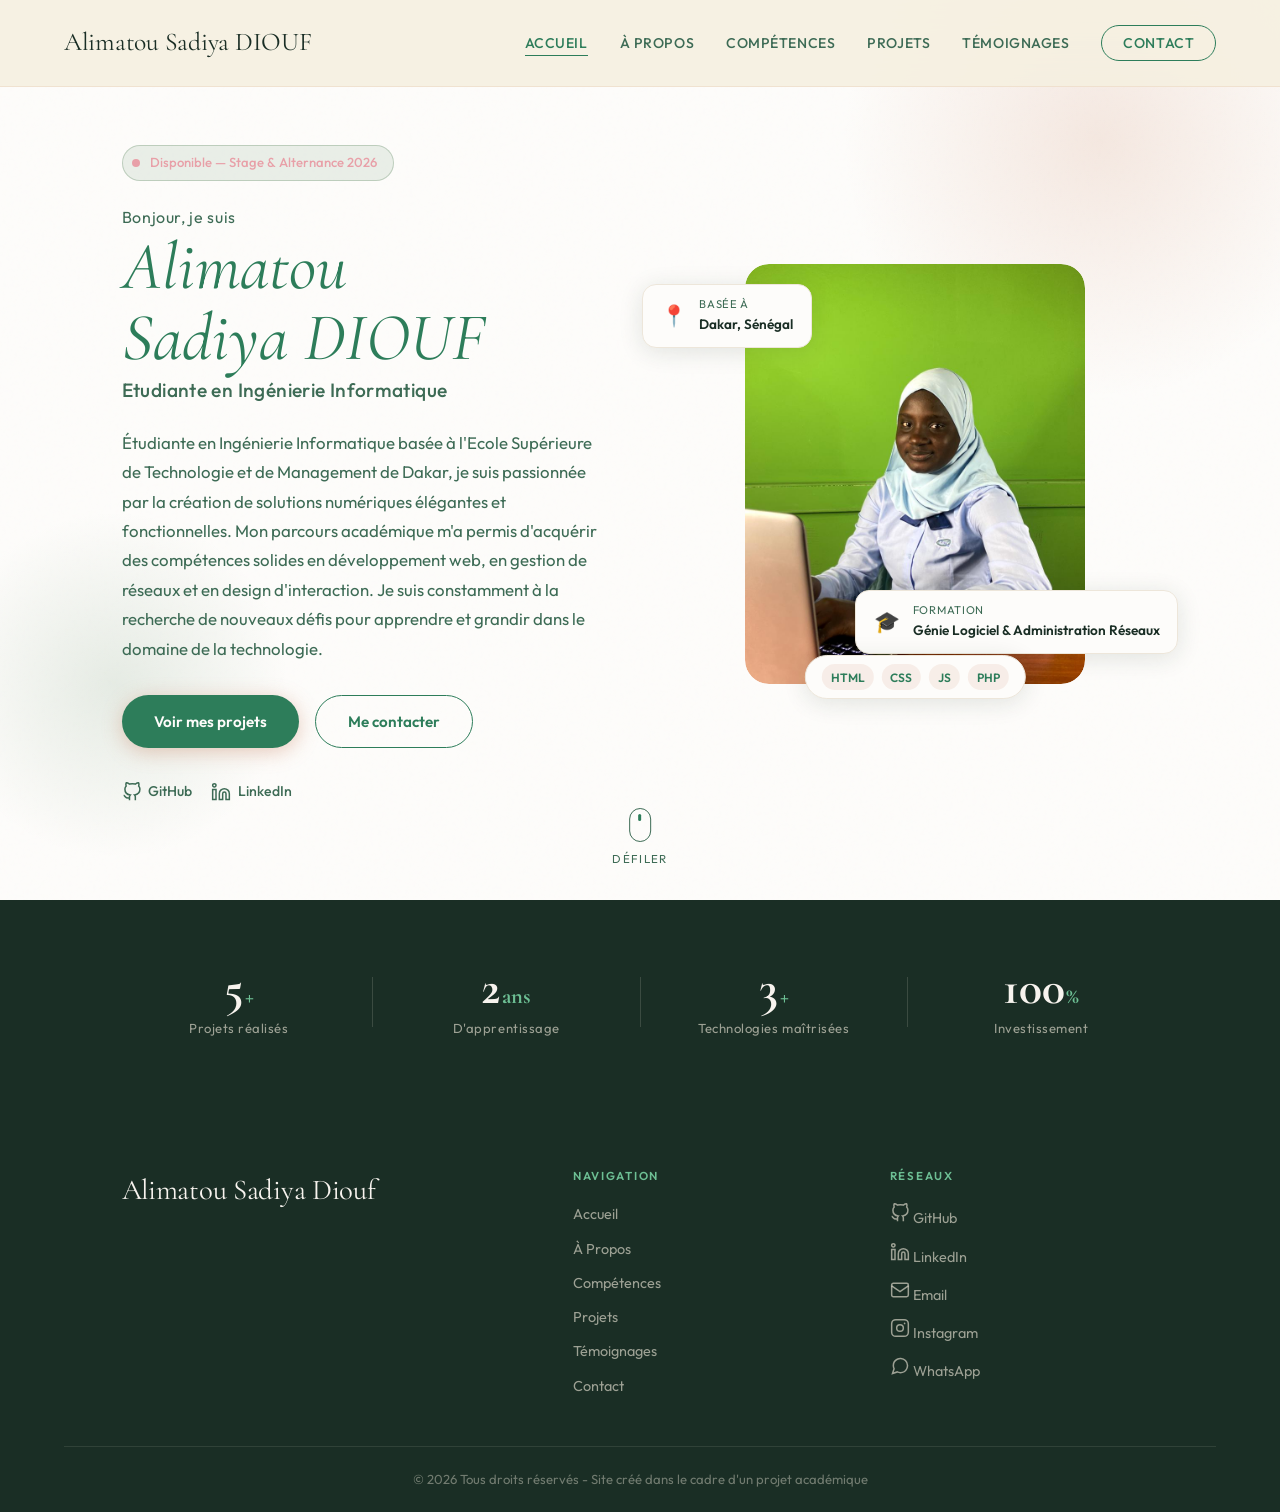
<file: index.html>
<!DOCTYPE html>
<html lang="fr">

<head>
    <meta charset="UTF-8" />
    <meta name="viewport" content="width=device-width, initial-scale=1.0" />
    <title>Alimatou Sadiya Diouf — Portfolio</title>
    <link rel="stylesheet" href="./css/style.css" />
    <link rel="preconnect" href="https://fonts.googleapis.com" />
    <link rel="preconnect" href="https://fonts.gstatic.com" crossorigin />
    <link
        href="https://fonts.googleapis.com/css2?family=Cormorant+Garamond:ital,wght@0,400;0,600;0,700;1,400;1,600&family=Outfit:wght@300;400;500;600&display=swap"
        rel="stylesheet" />
</head>

<body>

    <!-- ══════════════════════════════════════
       NAVIGATION
  ══════════════════════════════════════ -->
    <nav id="navbar">
        <a class="nav-logo" href="./index.html">Alimatou Sadiya DIOUF</a>

        <ul class="nav-links">
            <li><a href="./index.html" class="active">Accueil</a></li>
            <li><a href="./pages/apropos.html">À Propos</a></li>
            <li><a href="./pages/competences.html">Compétences</a></li>
            <li><a href="./pages/projets.html">Projets</a></li>
            <li><a href="./pages/temoignages.html">Témoignages</a></li>
            <li><a href="./pages/contact.html" class="nav-cta">Contact</a></li>
        </ul>
    </nav>

    <!-- Menu mobile -->
    <div class="mobile-nav" id="mobileNav">
        <button class="mobile-close" aria-label="Fermer">✕</button>
        <a href="./index.html">Accueil</a>
        <a href="./pages/apropos.html">À Propos</a>
        <a href="./pages/competences.html">Compétences</a>
        <a href="./pages/projets.html">Projets</a>
        <a href="./pages/temoignages.html">Témoignages</a>
        <a href="./pages/contact.html">Contact</a>
    </div>

    <!-- ══════════════════════════════════════
       HERO
  ══════════════════════════════════════ -->
    <section id="hero">

        <!-- Décoration fond -->
        <div class="hero-deco deco-circle1"></div>
        <div class="hero-deco deco-circle2"></div>
        <div class="hero-deco deco-grain"></div>

        <div class="hero-inner max-w">

            <!-- Texte gauche -->
            <div class="hero-text">
                <div class="hero-badge">
                    <span class="badge-pulse"></span>
                    Disponible — Stage &amp; Alternance 2026
                </div>

                <h1 class="hero-title">
                    <span class="line-small">Bonjour, je suis</span>
                    <span class="line-name"> <em>Alimatou</em> <br> <em>Sadiya DIOUF</em> </span>
                    <span class="line-role">Etudiante en Ingénierie Informatique </span>
                </h1>

                <p class="hero-desc">
                    Étudiante en Ingénierie Informatique basée à l'Ecole Supérieure de Technologie et de Management de
                    Dakar, je suis passionnée par la création de solutions
                    numériques élégantes et fonctionnelles. Mon parcours académique m'a permis d'acquérir des
                    compétences solides en développement web, en gestion de réseaux et en design d'interaction. Je suis
                    constamment à la recherche de nouveaux défis pour apprendre et grandir dans le domaine de la
                    technologie.
                </p>

                <div class="hero-actions">
                    <a href="./pages/projets.html" class="btn-primary">Voir mes projets</a>
                    <a href="./pages/contact.html" class="btn-outline">Me contacter</a>
                </div>

                <div class="hero-socials">
                    <a href="https://github.com/sakuraaa1002" target="_blank" rel="noopener" class="social-link">
                        <!-- GitHub SVG -->
                        <svg width="20" height="20" viewBox="0 0 24 24" fill="none" stroke="currentColor"
                            stroke-width="1.8">
                            <path
                                d="M9 19c-5 1.5-5-2.5-7-3m14 6v-3.87a3.37 3.37 0 0 0-.94-2.61c3.14-.35 6.44-1.54 6.44-7A5.44 5.44 0 0 0 20 4.77 5.07 5.07 0 0 0 19.91 1S18.73.65 16 2.48a13.38 13.38 0 0 0-7 0C6.27.65 5.09 1 5.09 1A5.07 5.07 0 0 0 5 4.77a5.44 5.44 0 0 0-1.5 3.78c0 5.42 3.3 6.61 6.44 7A3.37 3.37 0 0 0 9 18.13V22" />
                        </svg>
                        GitHub
                    </a>
                    <a href="https://linkedin.com/in/alimatou-sadiya-diouf" target="_blank" rel="noopener"
                        class="social-link">
                        <svg width="20" height="20" viewBox="0 0 24 24" fill="none" stroke="currentColor"
                            stroke-width="1.8">
                            <path d="M16 8a6 6 0 0 1 6 6v7h-4v-7a2 2 0 0 0-2-2 2 2 0 0 0-2 2v7h-4v-7a6 6 0 0 1 6-6z" />
                            <rect x="2" y="9" width="4" height="12" />
                            <circle cx="4" cy="4" r="2" />
                        </svg>
                        LinkedIn
                    </a>
                </div>
            </div>

            <!-- Visuel droite -->
            <div class="hero-visual">
                <div class="photo-frame">
                    <div class="photo-border"></div>
                    <img src="./images/image.jpeg" alt="Photo d'Alimatou Sadiya Diouf" class="hero-photo" />
                    <div class="photo-placeholder"><span></span></div>
                </div>

                <!-- Cartes flottantes -->
                <div class="float-card card-top">
                    <span class="card-emoji">📍</span>
                    <div>
                        <div class="card-label">Basée à</div>
                        <div class="card-val">Dakar, Sénégal</div>
                    </div>
                </div>

                <div class="float-card card-bottom">
                    <span class="card-emoji">🎓</span>
                    <div>
                        <div class="card-label">Formation</div>
                        <div class="card-val">Génie Logiciel &amp; Administration Réseaux</div>
                    </div>
                </div>

                <!-- Bulle tech -->
                <div class="tech-bubble">
                    <span>HTML</span><span>CSS</span><span>JS</span><span>PHP</span>
                </div>
            </div>

        </div>

        <!-- Scroll hint -->
        <div class="scroll-hint" aria-hidden="true">
            <div class="scroll-mouse">
                <div class="scroll-wheel"></div>
            </div>
            <span>Défiler</span>
        </div>

    </section>

    <!-- ══════════════════════════════════════
       STATS RAPIDES
  ══════════════════════════════════════ -->
    <section id="stats">
        <div class="max-w stats-grid">
            <div class="stat-item reveal">
                <div class="stat-number">5<span>+</span></div>
                <div class="stat-label">Projets réalisés</div>
            </div>
            <div class="stat-divider"></div>
            <div class="stat-item reveal reveal-d1">
                <div class="stat-number">2<span>ans</span></div>
                <div class="stat-label">D'apprentissage</div>
            </div>
            <div class="stat-divider"></div>
            <div class="stat-item reveal reveal-d2">
                <div class="stat-number">3<span>+</span></div>
                <div class="stat-label">Technologies maîtrisées</div>
            </div>
            <div class="stat-divider"></div>
            <div class="stat-item reveal reveal-d3">
                <div class="stat-number">100<span>%</span></div>
                <div class="stat-label">Investissement</div>
            </div>
        </div>
    </section>

    <!-- ══════════════════════════════════════
       FOOTER
  ══════════════════════════════════════ -->
    <footer id="footer">
        <div class="max-w footer-inner">
            <div class="footer-brand">
                <a href="./index.html" class="nav-logo">Alimatou Sadiya Diouf</a>

            </div>
            <div class="footer-links-col">
                <span class="footer-col-title">Navigation</span>
                <a href="./index.html">Accueil</a>
                <a href="./pages/apropos.html">À Propos</a>
                <a href="./pages/competences.html">Compétences</a>
                <a href="./pages/projets.html">Projets</a>
                <a href="./pages/temoignages.html">Témoignages</a>
                <a href="./pages/contact.html">Contact</a>
            </div>
            <div class="footer-links-col">
                <span class="footer-col-title">Réseaux</span>
                <a href="https://github.com/sakuraaa1002" target="_blank" rel="noopener"><svg width="20" height="20"
                        viewBox="0 0 24 24" fill="none" stroke="currentColor" stroke-width="1.8">
                        <path
                            d="M9 19c-5 1.5-5-2.5-7-3m14 6v-3.87a3.37 3.37 0 0 0-.94-2.61c3.14-.35 6.44-1.54 6.44-7A5.44 5.44 0 0 0 20 4.77 5.07 5.07 0 0 0 19.91 1S18.73.65 16 2.48a13.38 13.38 0 0 0-7 0C6.27.65 5.09 1 5.09 1A5.07 5.07 0 0 0 5 4.77a5.44 5.44 0 0 0-1.5 3.78c0 5.42 3.3 6.61 6.44 7A3.37 3.37 0 0 0 9 18.13V22" />
                    </svg> GitHub</a>
                <a href="https://linkedin.com/in/alimatou-sadiya-diouf" target="_blank" rel="noopener"><svg width="20"
                        height="20" viewBox="0 0 24 24" fill="none" stroke="currentColor" stroke-width="1.8">
                        <path d="M16 8a6 6 0 0 1 6 6v7h-4v-7a2 2 0 0 0-2-2 2 2 0 0 0-2 2v7h-4v-7a6 6 0 0 1 6-6z" />
                        <rect x="2" y="9" width="4" height="12" />
                        <circle cx="4" cy="4" r="2" />
                    </svg> LinkedIn</a>
                <a href="miss.sereree.10@email.com"> <svg width="20" height="20" viewBox="0 0 24 24" fill="none"
                        stroke="currentColor" stroke-width="1.8">
                        <rect x="2" y="4" width="20" height="16" rx="2" />
                        <path d="M2 7l10 7 10-7" />
                    </svg> Email</a>
                <a href="//www.instagram.com/__sokhna_si__" target="_blank" rel="noopener">
                    <svg width="20" height="20" viewBox="0 0 24 24" fill="none" stroke="currentColor"
                        stroke-width="1.8">
                        <rect x="2" y="2" width="20" height="20" rx="5" ry="5" />
                        <circle cx="12" cy="12" r="4" />
                        <circle cx="17.5" cy="6.5" r="1" fill="currentColor" stroke="none" />
                    </svg>
                    Instagram
                </a>
                <a href="https://wa.me/221756582676"><svg width="20" height="20" viewBox="0 0 24 24" fill="none"
                        stroke="currentColor" stroke-width="1.8">
                        <path
                            d="M21 11.5a8.38 8.38 0 0 1-.9 3.8 8.5 8.5 0 0 1-7.6 4.7 8.38 8.38 0 0 1-3.8-.9L3 21l1.9-5.7a8.38 8.38 0 0 1-.9-3.8 8.5 8.5 0 0 1 4.7-7.6 8.38 8.38 0 0 1 3.8-.9h.5a8.48 8.48 0 0 1 8 8v.5z" />
                    </svg> WhatsApp</a>
            </div>
        </div>
        <div class="footer-bottom">
            <p>© 2026 Tous droits réservés - Site créé dans le cadre d'un projet académique</p>
        </div>
    </footer>

    <!-- ══════════════════════════════════════
       JAVASCRIPT
  ══════════════════════════════════════ -->


</body>

</html>
</file>
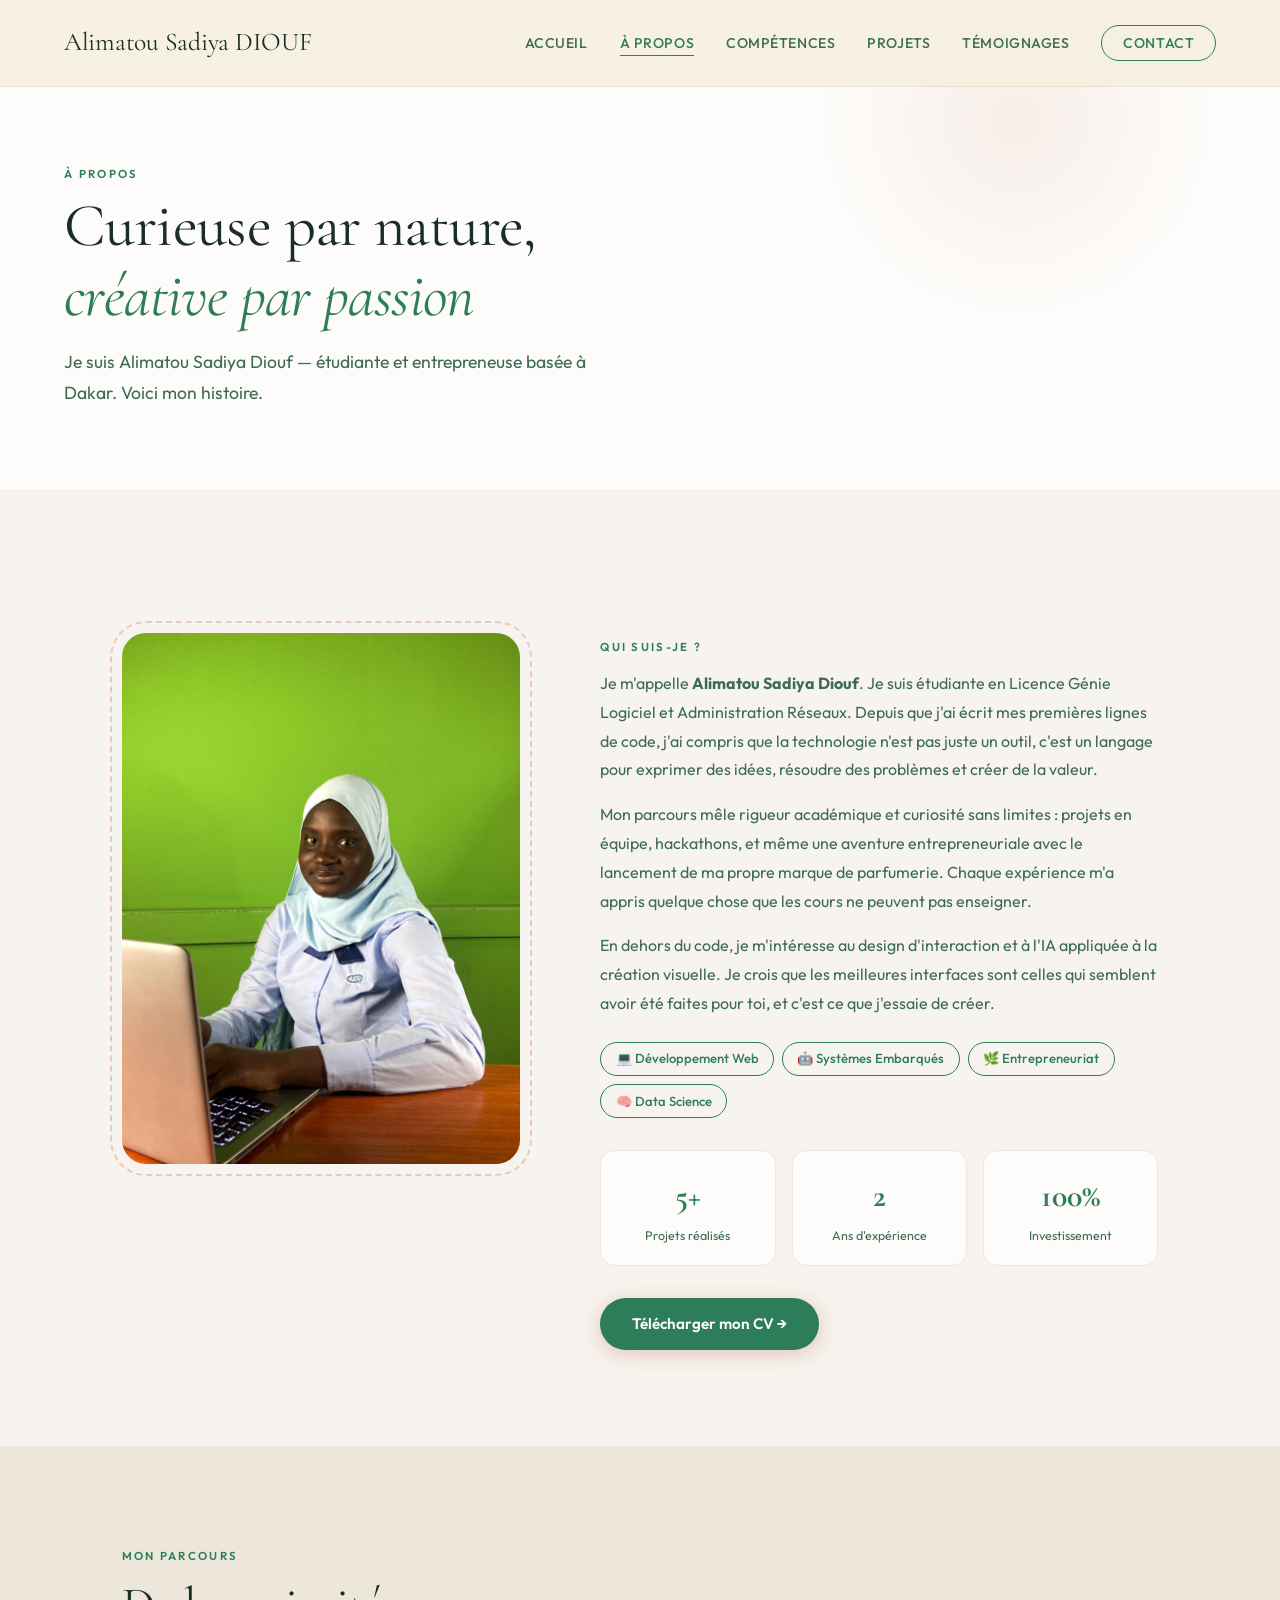
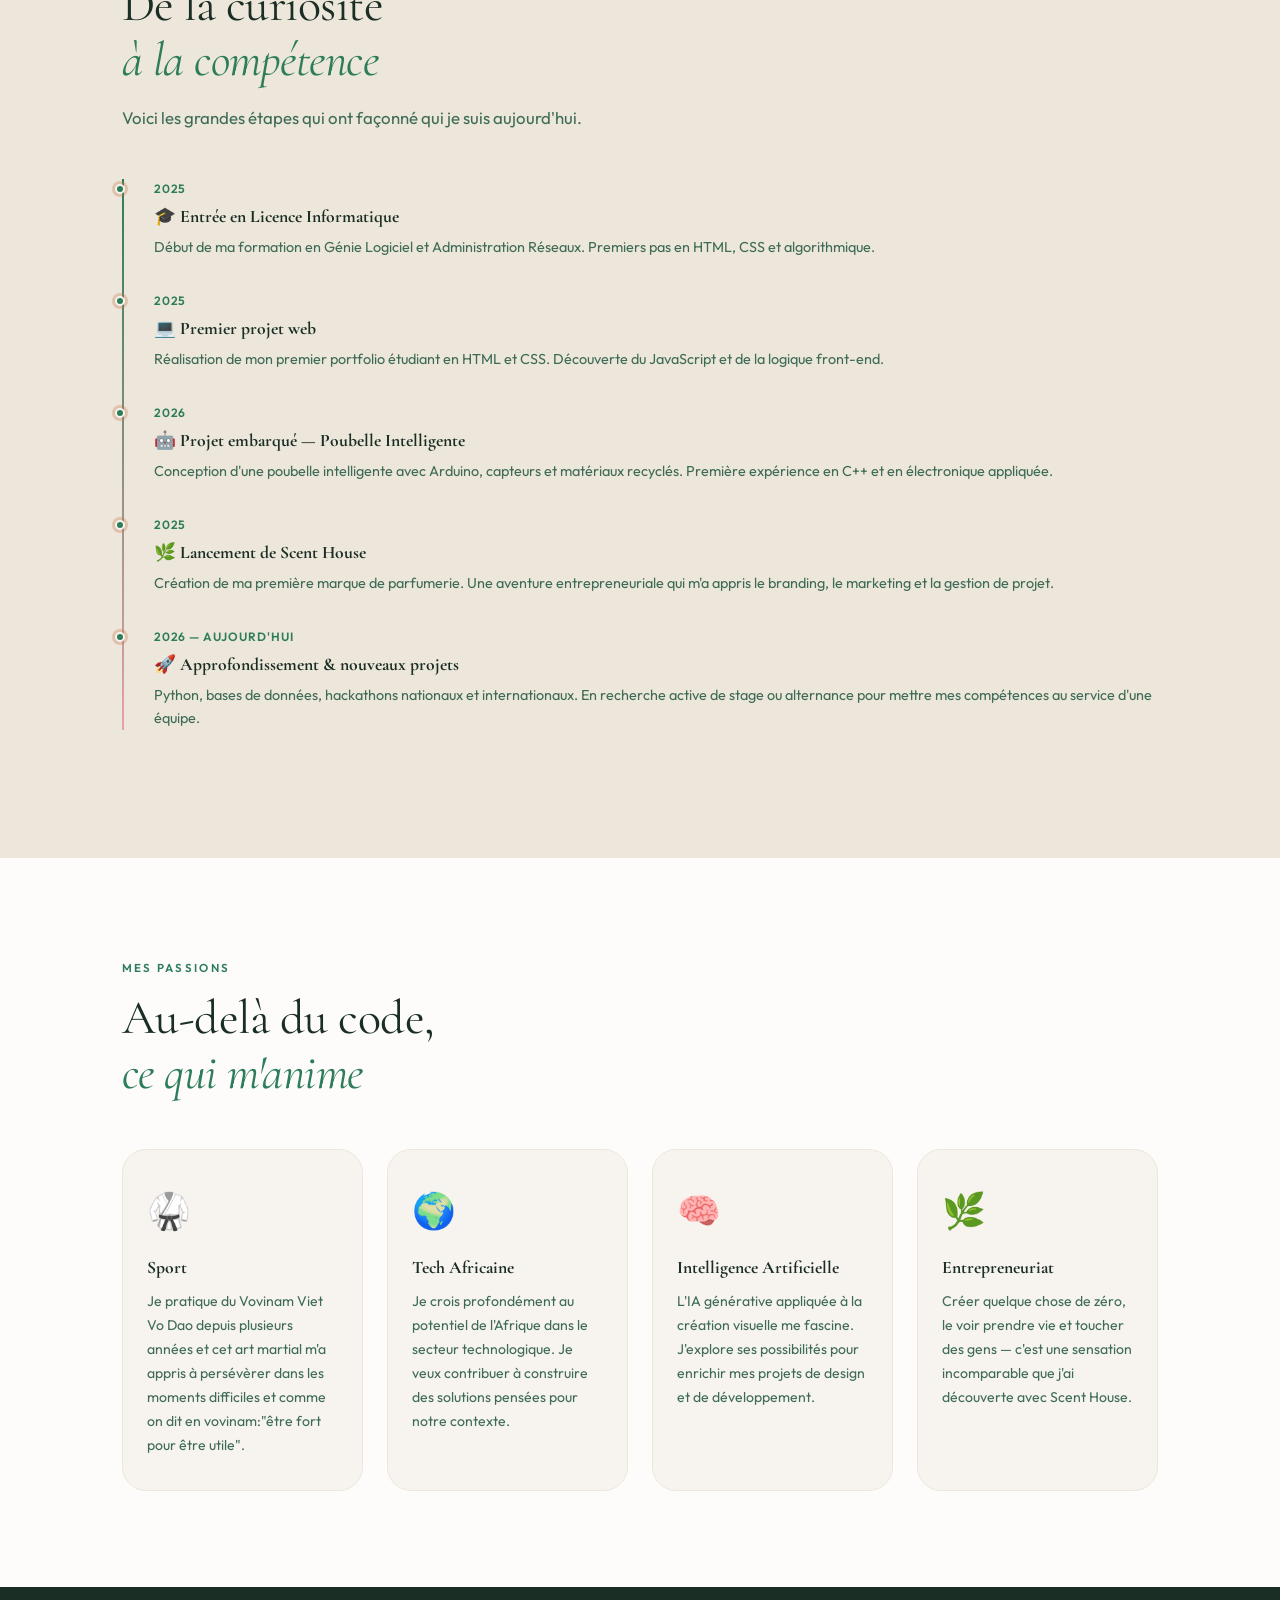
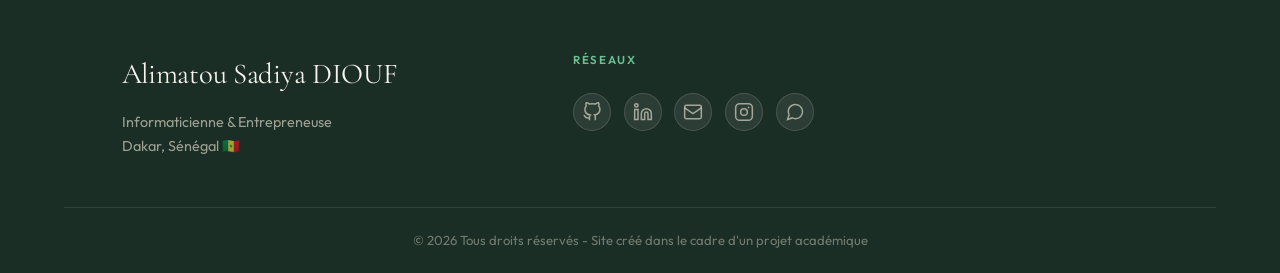
<file: pages/apropos.html>
<!DOCTYPE html>
<html lang="fr">

<head>
    <meta charset="UTF-8" />
    <meta name="viewport" content="width=device-width, initial-scale=1.0" />
    <title>À Propos — Alimatou Sadiya Diouf</title>
    <link rel="stylesheet" href="../css/style.css" />
    <link rel="preconnect" href="https://fonts.googleapis.com" />
    <link rel="preconnect" href="https://fonts.gstatic.com" crossorigin />
    <link
        href="https://fonts.googleapis.com/css2?family=Cormorant+Garamond:ital,wght@0,400;0,600;0,700;1,400;1,600&family=Outfit:wght@300;400;500;600&display=swap"
        rel="stylesheet" />
</head>

<body>

    <!-- ══════════════════════════════════════
       NAVIGATION
  ══════════════════════════════════════ -->
    <nav id="navbar">
        <a class="nav-logo" href="../index.html">Alimatou Sadiya DIOUF</a>
        <ul class="nav-links">
            <li><a href="../index.html">Accueil</a></li>
            <li><a href="../pages/apropos.html" class="active">À Propos</a></li>
            <li><a href="../pages/competences.html">Compétences</a></li>
            <li><a href="../pages/projets.html">Projets</a></li>
            <li><a href="../pages/temoignages.html">Témoignages</a></li>
            <li><a href="../pages/contact.html" class="nav-cta">Contact</a></li>
        </ul>
        <button class="burger" id="burger" aria-label="Menu">
            <span></span><span></span><span></span>
        </button>
    </nav>

    <!-- Menu mobile -->
    <div class="mobile-nav" id="mobileNav">
        <button class="mobile-close" aria-label="Fermer">✕</button>
        <a href="../index.html">Accueil</a>
        <a href="../pages/apropos.html">À Propos</a>
        <a href="../pages/competences.html">Compétences</a>
        <a href="../pages/projets.html">Projets</a>
        <a href="../pages/temoignages.html">Témoignages</a>
        <a href="../pages/contact.html">Contact</a>
    </div>

    <!-- ══════════════════════════════════════
       HERO PAGE
  ══════════════════════════════════════ -->
    <section class="page-hero">
        <div class="page-hero-inner">
            <div class="section-tag">À propos</div>
            <h1 class="section-title">
                Curieuse par nature,<br><em>créative par passion</em>
            </h1>
            <p>
                Je suis Alimatou Sadiya Diouf — étudiante et entrepreneuse
                basée à Dakar. Voici mon histoire.
            </p>
        </div>
    </section>

    <!-- ══════════════════════════════════════
       QUI SUIS-JE
  ══════════════════════════════════════ -->
    <section class="about-section">
        <div class="max-w">
            <div class="about-grid">

                <!-- Photo -->
                <div class="about-photo-wrap reveal">
                    <img src="../images/image.jpeg" alt="Alimatou Sadiya Diouf" class="about-photo" />

                    <div class="about-deco-border"></div>
                </div>

                <!-- Texte -->
                <div class="about-content">
                    <div class="section-tag reveal">Qui suis-je ?</div>

                    <p class="reveal reveal-d1">
                        Je m'appelle <strong>Alimatou Sadiya Diouf</strong>. Je suis étudiante en
                        Licence Génie Logiciel et Administration Réseaux. Depuis que j'ai écrit
                        mes premières lignes de code, j'ai compris que la technologie n'est pas
                        juste un outil, c'est un langage pour exprimer des idées, résoudre des
                        problèmes et créer de la valeur.
                    </p>

                    <p class="reveal reveal-d2">
                        Mon parcours mêle rigueur académique et curiosité sans limites : projets
                        en équipe, hackathons, et même une aventure entrepreneuriale avec le
                        lancement de ma propre marque de parfumerie. Chaque expérience m'a appris
                        quelque chose que les cours ne peuvent pas enseigner.
                    </p>

                    <p class="reveal reveal-d2">
                        En dehors du code, je m'intéresse au design d'interaction et à l'IA appliquée à la création
                        visuelle. Je crois que
                        les meilleures interfaces sont celles qui semblent avoir été faites
                        pour toi, et c'est ce que j'essaie de créer.
                    </p>

                    <!-- Tags -->
                    <div class="about-tags reveal reveal-d3">
                        <span class="about-tag">💻 Développement Web</span>
                        <span class="about-tag">🤖 Systèmes Embarqués</span>
                        <span class="about-tag">🌿 Entrepreneuriat</span>
                        <span class="about-tag">🧠 Data Science</span>
                    </div>

                    <!-- Stats -->
                    <div class="about-stats reveal reveal-d3">
                        <div class="about-stat">
                            <div class="about-stat-num">5+</div>
                            <div class="about-stat-lbl">Projets réalisés</div>
                        </div>
                        <div class="about-stat">
                            <div class="about-stat-num">2</div>
                            <div class="about-stat-lbl">Ans d'expérience</div>
                        </div>
                        <div class="about-stat">
                            <div class="about-stat-num">100%</div>
                            <div class="about-stat-lbl">Investissement</div>
                        </div>
                    </div>

                    <!-- CV -->
                    <div class="reveal reveal-d3" style="margin-top:2rem;">
                        <a href="./images/cv.pdf" download class="btn-primary">
                            Télécharger mon CV →
                        </a>
                    </div>

                </div>
            </div>
        </div>
    </section>

    <!-- ══════════════════════════════════════
       TIMELINE — MON PARCOURS
  ══════════════════════════════════════ -->
    <section style="background: var(--cream-dark); padding: 6rem 5%;">
        <div class="max-w">
            <div class="section-tag reveal">Mon parcours</div>
            <h2 class="section-title reveal reveal-d1">
                De la curiosité<br><em>à la compétence</em>
            </h2>
            <p class="section-sub reveal reveal-d2" style="margin-bottom:3rem;">
                Voici les grandes étapes qui ont façonné qui je suis aujourd'hui.
            </p>

            <div class="timeline">

                <div class="timeline-item reveal">
                    <div class="timeline-date">2025</div>
                    <div class="timeline-title">🎓 Entrée en Licence Informatique</div>
                    <div class="timeline-desc">
                        Début de ma formation en Génie Logiciel et Administration Réseaux.
                        Premiers pas en HTML, CSS et algorithmique.
                    </div>
                </div>

                <div class="timeline-item reveal reveal-d1">
                    <div class="timeline-date">2025</div>
                    <div class="timeline-title">💻 Premier projet web</div>
                    <div class="timeline-desc">
                        Réalisation de mon premier portfolio étudiant en HTML et CSS.
                        Découverte du JavaScript et de la logique front-end.
                    </div>
                </div>

                <div class="timeline-item reveal reveal-d1">
                    <div class="timeline-date">2026</div>
                    <div class="timeline-title">🤖 Projet embarqué — Poubelle Intelligente</div>
                    <div class="timeline-desc">
                        Conception d'une poubelle intelligente avec Arduino, capteurs et matériaux recyclés.
                        Première expérience en C++ et en électronique appliquée.
                    </div>
                </div>

                <div class="timeline-item reveal reveal-d2">
                    <div class="timeline-date">2025</div>
                    <div class="timeline-title">🌿 Lancement de Scent House</div>
                    <div class="timeline-desc">
                        Création de ma première marque de parfumerie. Une aventure
                        entrepreneuriale qui m'a appris le branding, le marketing
                        et la gestion de projet.
                    </div>
                </div>

                <div class="timeline-item reveal reveal-d2">
                    <div class="timeline-date">2026 — aujourd'hui</div>
                    <div class="timeline-title">🚀 Approfondissement & nouveaux projets</div>
                    <div class="timeline-desc">
                        Python, bases de données, hackathons nationaux et internationaux.
                        En recherche active de stage ou alternance pour mettre
                        mes compétences au service d'une équipe.
                    </div>
                </div>

            </div>
        </div>
    </section>

    <!-- ══════════════════════════════════════
       CE QUI ME PASSIONNE
  ══════════════════════════════════════ -->
    <section style="background: var(--white); padding: 6rem 5%;">
        <div class="max-w">
            <div class="section-tag reveal">Mes passions</div>
            <h2 class="section-title reveal reveal-d1">
                Au-delà du code,<br><em>ce qui m'anime</em>
            </h2>

            <div class="passions-grid">

                <div class="passion-card reveal">
                    <div class="passion-icon">🥋</div>
                    <h3>Sport</h3>
                    <p>Je pratique du Vovinam Viet Vo Dao depuis plusieurs années et cet art martial m'a appris à
                        persévèrer dans les moments difficiles et comme on dit en vovinam:"être fort pour être utile".
                    </p>
                </div>

                <div class="passion-card reveal reveal-d1">
                    <div class="passion-icon">🌍</div>
                    <h3>Tech Africaine</h3>
                    <p>Je crois profondément au potentiel de l'Afrique dans le secteur technologique. Je veux contribuer
                        à construire des solutions pensées pour notre contexte.</p>
                </div>

                <div class="passion-card reveal reveal-d2">
                    <div class="passion-icon">🧠</div>
                    <h3>Intelligence Artificielle</h3>
                    <p>L'IA générative appliquée à la création visuelle me fascine. J'explore ses possibilités pour
                        enrichir mes projets de design et de développement.</p>
                </div>

                <div class="passion-card reveal reveal-d3">
                    <div class="passion-icon">🌿</div>
                    <h3>Entrepreneuriat</h3>
                    <p>Créer quelque chose de zéro, le voir prendre vie et toucher des gens — c'est une sensation
                        incomparable que j'ai découverte avec Scent House.</p>
                </div>

            </div>
        </div>
    </section>

    <!-- ══════════════════════════════════════
       FOOTER
  ══════════════════════════════════════ -->
    <footer id="footer">
        <div class="max-w footer-inner">
            <div class="footer-brand">
                <a href="../index.html" class="nav-logo">Alimatou Sadiya DIOUF</a>
                <p>Informaticienne &amp; Entrepreneuse<br>Dakar, Sénégal 🇸🇳</p>
            </div>

            <div class="footer-links-col">
                <span class="footer-col-title">Réseaux</span>
                <div class="footer-socials">

                    <a href="https://github.com/sakuraaa1002" target="_blank" rel="noopener" class="footer-social-link">
                        <svg width="20" height="20" viewBox="0 0 24 24" fill="none" stroke="currentColor"
                            stroke-width="1.8">
                            <path
                                d="M9 19c-5 1.5-5-2.5-7-3m14 6v-3.87a3.37 3.37 0 0 0-.94-2.61c3.14-.35 6.44-1.54 6.44-7A5.44 5.44 0 0 0 20 4.77 5.07 5.07 0 0 0 19.91 1S18.73.65 16 2.48a13.38 13.38 0 0 0-7 0C6.27.65 5.09 1 5.09 1A5.07 5.07 0 0 0 5 4.77a5.44 5.44 0 0 0-1.5 3.78c0 5.42 3.3 6.61 6.44 7A3.37 3.37 0 0 0 9 18.13V22" />
                        </svg>
                    </a>

                    <a href="https://linkedin.com/in/alimatou-sadiya-diouf" target="_blank" rel="noopener"
                        class="footer-social-link">
                        <svg width="20" height="20" viewBox="0 0 24 24" fill="none" stroke="currentColor"
                            stroke-width="1.8">
                            <path d="M16 8a6 6 0 0 1 6 6v7h-4v-7a2 2 0 0 0-2-2 2 2 0 0 0-2 2v7h-4v-7a6 6 0 0 1 6-6z" />
                            <rect x="2" y="9" width="4" height="12" />
                            <circle cx="4" cy="4" r="2" />
                        </svg>
                    </a>

                    <a href="mailto:miss.sereree.10@email.com" class="footer-social-link">
                        <svg width="20" height="20" viewBox="0 0 24 24" fill="none" stroke="currentColor"
                            stroke-width="1.8">
                            <rect x="2" y="4" width="20" height="16" rx="2" />
                            <path d="M2 7l10 7 10-7" />
                        </svg>
                    </a>

                    <a href="https://www.instagram.com/__sokhna_si__" target="_blank" rel="noopener"
                        class="footer-social-link">
                        <svg width="20" height="20" viewBox="0 0 24 24" fill="none" stroke="currentColor"
                            stroke-width="1.8">
                            <rect x="2" y="2" width="20" height="20" rx="5" ry="5" />
                            <circle cx="12" cy="12" r="4" />
                            <circle cx="17.5" cy="6.5" r="1" fill="currentColor" stroke="none" />
                        </svg>
                    </a>

                    <a href="https://wa.me/221756582676" target="_blank" rel="noopener" class="footer-social-link">
                        <svg width="20" height="20" viewBox="0 0 24 24" fill="none" stroke="currentColor"
                            stroke-width="1.8">
                            <path
                                d="M21 11.5a8.38 8.38 0 0 1-.9 3.8 8.5 8.5 0 0 1-7.6 4.7 8.38 8.38 0 0 1-3.8-.9L3 21l1.9-5.7a8.38 8.38 0 0 1-.9-3.8 8.5 8.5 0 0 1 4.7-7.6 8.38 8.38 0 0 1 3.8-.9h.5a8.48 8.48 0 0 1 8 8v.5z" />
                        </svg>
                    </a>

                </div>
            </div>
        </div>
        </div>
        <div class="footer-bottom">
            <p>© 2026 Tous droits réservés - Site créé dans le cadre d'un projet académique</p>
        </div>
    </footer>

    <!-- ══════════════════════════════════════
       JAVASCRIPT
  ══════════════════════════════════════ -->


</body>

</html>
</file>
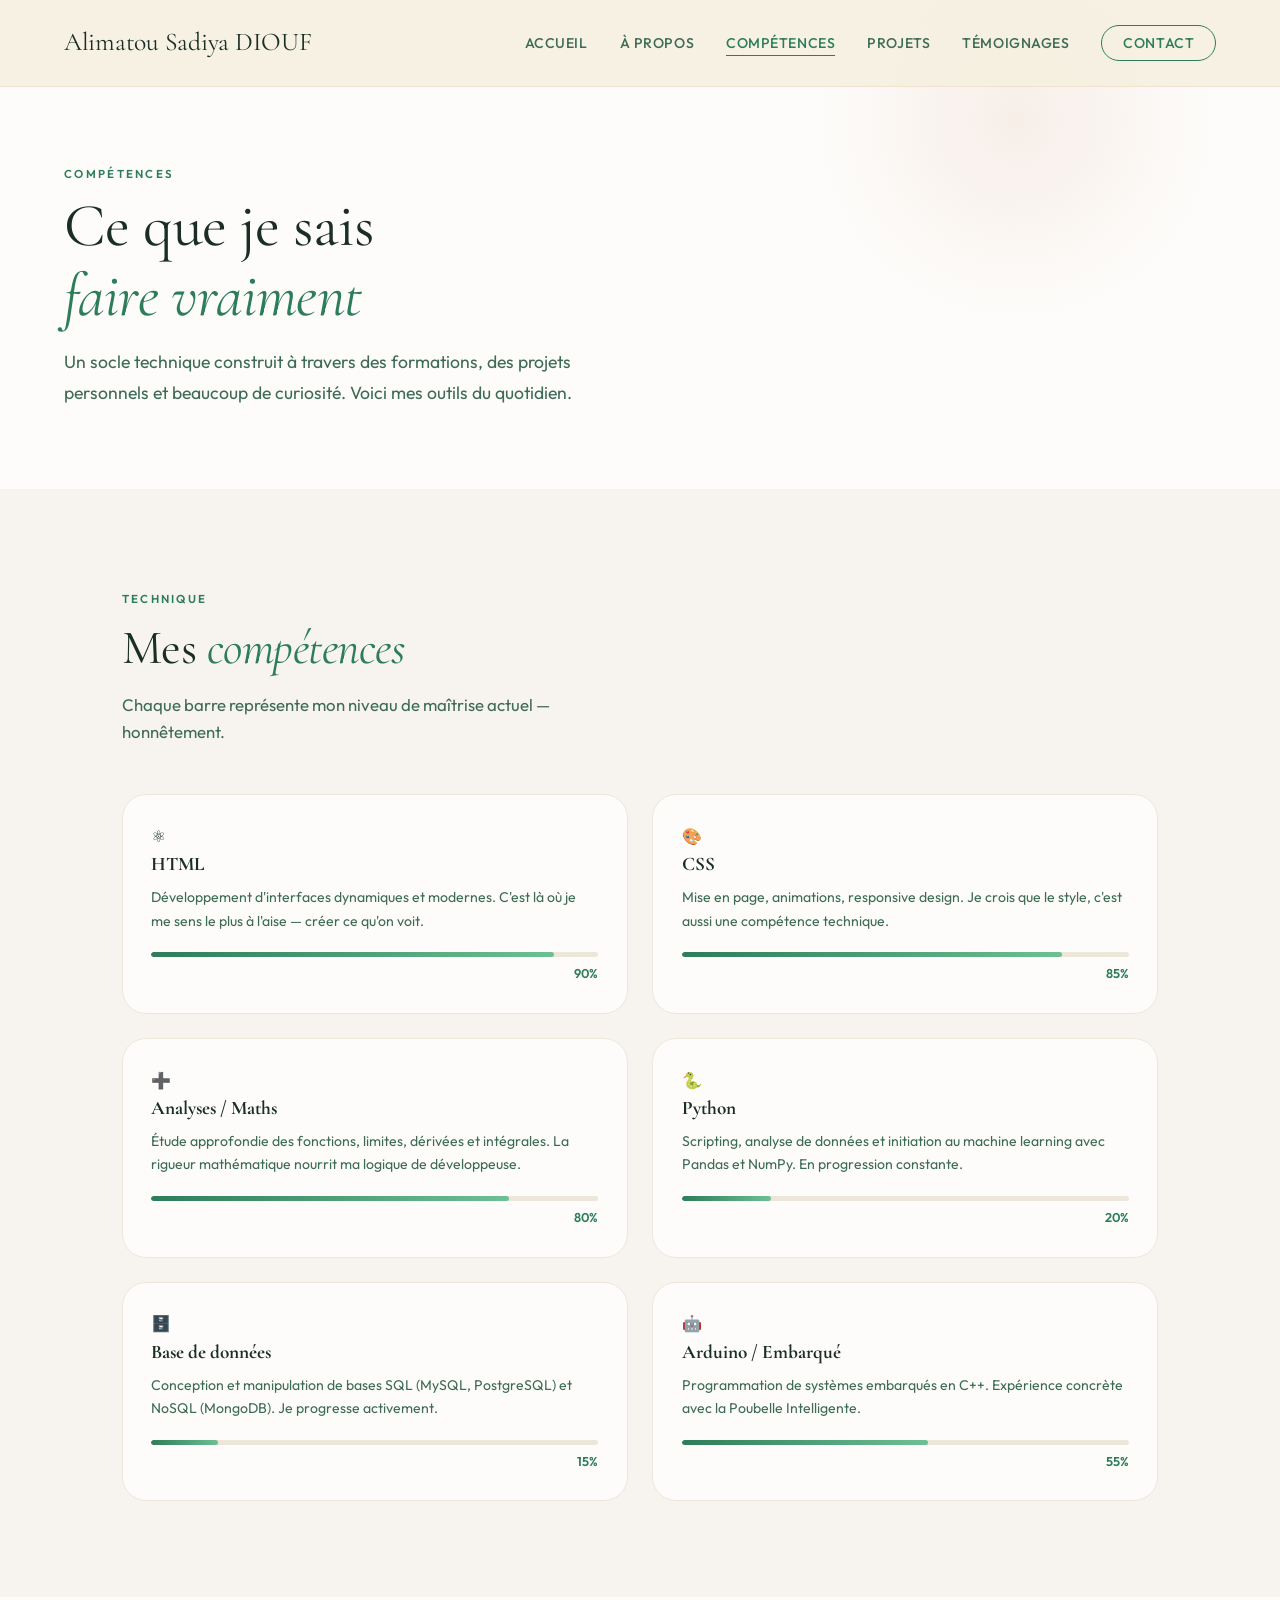
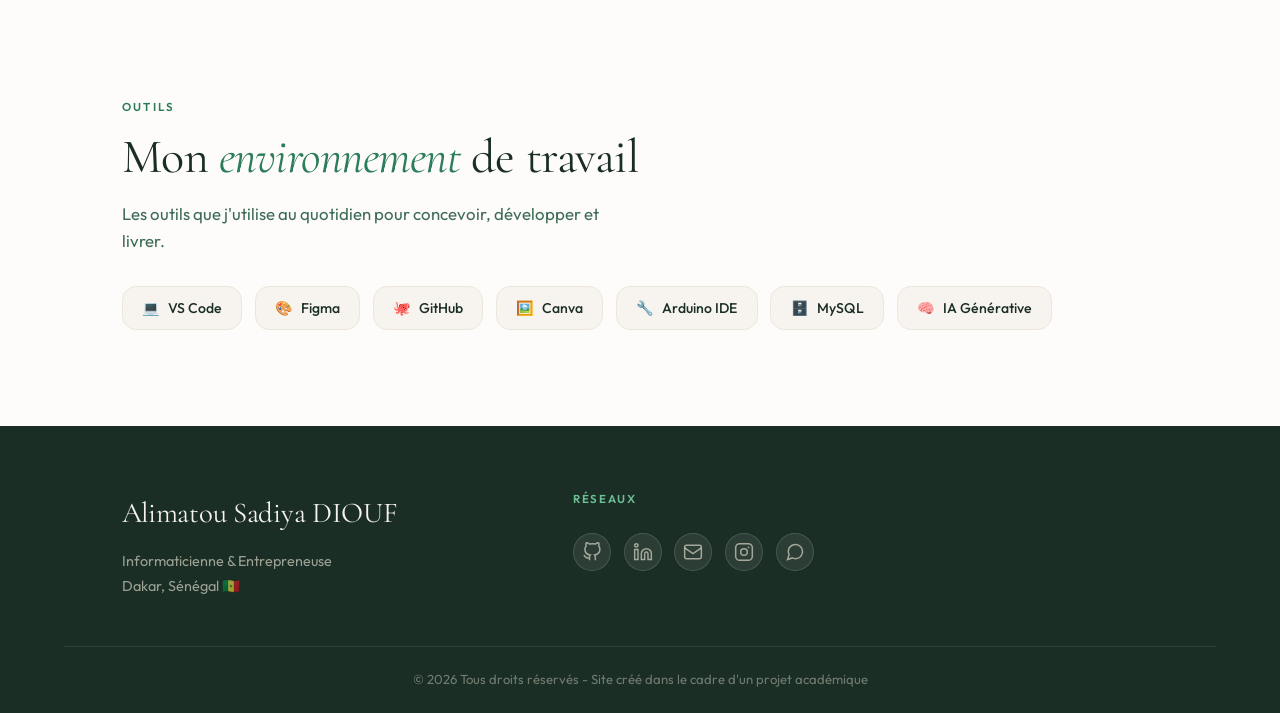
<file: pages/competences.html>
<!DOCTYPE html>
<html lang="fr">

<head>
    <meta charset="UTF-8" />
    <meta name="viewport" content="width=device-width, initial-scale=1.0" />
    <title>Compétences — Alimatou Sadiya Diouf</title>
    <link rel="stylesheet" href="../css/style.css" />
    <link rel="preconnect" href="https://fonts.googleapis.com" />
    <link rel="preconnect" href="https://fonts.gstatic.com" crossorigin />
    <link
        href="https://fonts.googleapis.com/css2?family=Cormorant+Garamond:ital,wght@0,400;0,600;0,700;1,400;1,600&family=Outfit:wght@300;400;500;600&display=swap"
        rel="stylesheet" />
</head>

<body>

    <!-- ══════════════════════════════════════
       NAVIGATION
  ══════════════════════════════════════ -->
    <nav id="navbar">
        <a class="nav-logo" href="../index.html">Alimatou Sadiya DIOUF</a>
        <ul class="nav-links">
            <li><a href="../index.html">Accueil</a></li>
            <li><a href="../pages/apropos.html">À Propos</a></li>
            <li><a href="../pages/competences.html" class="active">Compétences</a></li>
            <li><a href="../pages/projets.html">Projets</a></li>
            <li><a href="../pages/temoignages.html">Témoignages</a></li>
            <li><a href="../pages/contact.html" class="nav-cta">Contact</a></li>
        </ul>
        <button class="burger" id="burger" aria-label="Menu">
            <span></span><span></span><span></span>
        </button>
    </nav>

    <!-- Menu mobile -->
    <div class="mobile-nav" id="mobileNav">
        <button class="mobile-close" aria-label="Fermer">✕</button>
        <a href="../index.html">Accueil</a>
        <a href="../pages/apropos.html">À Propos</a>
        <a href="../pages/competences.html">Compétences</a>
        <a href="../pages/projets.html">Projets</a>
        <a href="../pages/temoignages.html">Témoignages</a>
        <a href="../pages/contact.html">Contact</a>
    </div>

    <!-- ══════════════════════════════════════
       HERO PAGE
  ══════════════════════════════════════ -->
    <section class="page-hero">
        <div class="page-hero-inner">
            <div class="section-tag">Compétences</div>
            <h1 class="section-title">
                Ce que je sais<br><em>faire vraiment</em>
            </h1>
            <p>
                Un socle technique construit à travers des formations, des projets
                personnels et beaucoup de curiosité. Voici mes outils du quotidien.
            </p>
        </div>
    </section>

    <!-- ══════════════════════════════════════
       COMPÉTENCES TECHNIQUES
  ══════════════════════════════════════ -->
    <section class="skills-section">
        <div class="max-w">
            <div class="section-tag reveal">Technique</div>
            <h2 class="section-title reveal reveal-d1">Mes <em>compétences</em></h2>
            <p class="section-sub reveal reveal-d2">
                Chaque barre représente mon niveau de maîtrise actuel — honnêtement.
            </p>

            <div class="skills-grid">

                <!-- React / HTML -->
                <div class="skill-card reveal">
                    <div class="skill-icon-wrap">
                        <div class="skill-icon-fallback">⚛️</div>
                    </div>
                    <div class="skill-name"> HTML</div>
                    <div class="skill-desc">
                        Développement d'interfaces dynamiques et modernes.
                        C'est là où je me sens le plus à l'aise — créer ce qu'on voit.
                    </div>
                    <div class="skill-bar-track">
                        <div class="skill-bar-fill" style="--bar-width: 90%"></div>
                    </div>
                    <div class="skill-pct">90%</div>
                </div>

                <!-- CSS / Design -->
                <div class="skill-card reveal reveal-d1">
                    <div class="skill-icon-wrap">
                        <div class="skill-icon-fallback">🎨</div>
                    </div>
                    <div class="skill-name">CSS </div>
                    <div class="skill-desc">
                        Mise en page, animations, responsive design.
                        Je crois que le style, c'est aussi une compétence technique.
                    </div>
                    <div class="skill-bar-track">
                        <div class="skill-bar-fill" style="--bar-width: 85%"></div>
                    </div>
                    <div class="skill-pct">85%</div>
                </div>

                <!-- Analyses / Maths -->
                <div class="skill-card reveal reveal-d1">
                    <div class="skill-icon-wrap">
                        <div class="skill-icon-fallback">➕</div>
                    </div>
                    <div class="skill-name">Analyses / Maths</div>
                    <div class="skill-desc">
                        Étude approfondie des fonctions, limites, dérivées et intégrales.
                        La rigueur mathématique nourrit ma logique de développeuse.
                    </div>
                    <div class="skill-bar-track">
                        <div class="skill-bar-fill" style="--bar-width: 80%"></div>
                    </div>
                    <div class="skill-pct">80%</div>
                </div>

                <!-- Python -->
                <div class="skill-card reveal reveal-d2">
                    <div class="skill-icon-wrap">
                        <div class="skill-icon-fallback">🐍</div>
                    </div>
                    <div class="skill-name">Python </div>
                    <div class="skill-desc">
                        Scripting, analyse de données et initiation au machine learning
                        avec Pandas et NumPy. En progression constante.
                    </div>
                    <div class="skill-bar-track">
                        <div class="skill-bar-fill" style="--bar-width: 20%"></div>
                    </div>
                    <div class="skill-pct">20%</div>
                </div>

                <!-- Base de données -->
                <div class="skill-card reveal reveal-d2">
                    <div class="skill-icon-wrap">
                        <div class="skill-icon-fallback">🗄️</div>
                    </div>
                    <div class="skill-name">Base de données</div>
                    <div class="skill-desc">
                        Conception et manipulation de bases SQL (MySQL, PostgreSQL)
                        et NoSQL (MongoDB). Je progresse activement.
                    </div>
                    <div class="skill-bar-track">
                        <div class="skill-bar-fill" style="--bar-width: 15%"></div>
                    </div>
                    <div class="skill-pct">15%</div>
                </div>

                <!-- Arduino / Embarqué -->
                <div class="skill-card reveal reveal-d3">
                    <div class="skill-icon-wrap">
                        <div class="skill-icon-fallback">🤖</div>
                    </div>
                    <div class="skill-name">Arduino / Embarqué</div>
                    <div class="skill-desc">
                        Programmation de systèmes embarqués en C++.
                        Expérience concrète avec la Poubelle Intelligente.
                    </div>
                    <div class="skill-bar-track">
                        <div class="skill-bar-fill" style="--bar-width: 55%"></div>
                    </div>
                    <div class="skill-pct">55%</div>
                </div>

            </div>
        </div>
    </section>

    <!-- ══════════════════════════════════════
       OUTILS & TECHNOLOGIES
  ══════════════════════════════════════ -->
    <section class="tech-badges-section">
        <div class="max-w">
            <div class="section-tag reveal">Outils</div>
            <h2 class="section-title reveal reveal-d1">
                Mon <em>environnement</em> de travail
            </h2>
            <p class="section-sub reveal reveal-d2">
                Les outils que j'utilise au quotidien pour concevoir, développer et livrer.
            </p>

            <div class="badges-grid reveal reveal-d2">

                <div class="badge-item">
                    <span class="badge-icon-fallback">💻</span>
                    VS Code
                </div>

                <div class="badge-item">
                    <span class="badge-icon-fallback">🎨</span>
                    Figma
                </div>

                <div class="badge-item">
                    <span class="badge-icon-fallback">🐙</span>
                    GitHub
                </div>

                <div class="badge-item">
                    <span class="badge-icon-fallback">🖼️</span>
                    Canva
                </div>

                <div class="badge-item">
                    <span class="badge-icon-fallback">🔧</span>
                    Arduino IDE
                </div>
                <div class="badge-item">
                    <span class="badge-icon-fallback">🗄️</span>
                    MySQL
                </div>

                <div class="badge-item">
                    <span class="badge-icon-fallback">🧠</span>
                    IA Générative
                </div>

            </div>
        </div>
    </section>

    <!-- ══════════════════════════════════════
       FOOTER
  ══════════════════════════════════════ -->
    <footer id="footer">
        <div class="max-w footer-inner">
            <div class="footer-brand">
                <a href="../index.html" class="nav-logo">Alimatou Sadiya DIOUF</a>
                <p>Informaticienne &amp; Entrepreneuse<br>Dakar, Sénégal 🇸🇳</p>
            </div>
            <div class="footer-links-col">
                <span class="footer-col-title">Réseaux</span>
                <div class="footer-socials">

                    <a href="https://github.com/sakuraaa1002" target="_blank" rel="noopener" class="footer-social-link">
                        <svg width="20" height="20" viewBox="0 0 24 24" fill="none" stroke="currentColor"
                            stroke-width="1.8">
                            <path
                                d="M9 19c-5 1.5-5-2.5-7-3m14 6v-3.87a3.37 3.37 0 0 0-.94-2.61c3.14-.35 6.44-1.54 6.44-7A5.44 5.44 0 0 0 20 4.77 5.07 5.07 0 0 0 19.91 1S18.73.65 16 2.48a13.38 13.38 0 0 0-7 0C6.27.65 5.09 1 5.09 1A5.07 5.07 0 0 0 5 4.77a5.44 5.44 0 0 0-1.5 3.78c0 5.42 3.3 6.61 6.44 7A3.37 3.37 0 0 0 9 18.13V22" />
                        </svg>
                    </a>

                    <a href="https://linkedin.com/in/alimatou-sadiya-diouf" target="_blank" rel="noopener"
                        class="footer-social-link">
                        <svg width="20" height="20" viewBox="0 0 24 24" fill="none" stroke="currentColor"
                            stroke-width="1.8">
                            <path d="M16 8a6 6 0 0 1 6 6v7h-4v-7a2 2 0 0 0-2-2 2 2 0 0 0-2 2v7h-4v-7a6 6 0 0 1 6-6z" />
                            <rect x="2" y="9" width="4" height="12" />
                            <circle cx="4" cy="4" r="2" />
                        </svg>
                    </a>

                    <a href="mailto:miss.sereree.10@email.com" class="footer-social-link">
                        <svg width="20" height="20" viewBox="0 0 24 24" fill="none" stroke="currentColor"
                            stroke-width="1.8">
                            <rect x="2" y="4" width="20" height="16" rx="2" />
                            <path d="M2 7l10 7 10-7" />
                        </svg>
                    </a>

                    <a href="https://www.instagram.com/__sokhna_si__" target="_blank" rel="noopener"
                        class="footer-social-link">
                        <svg width="20" height="20" viewBox="0 0 24 24" fill="none" stroke="currentColor"
                            stroke-width="1.8">
                            <rect x="2" y="2" width="20" height="20" rx="5" ry="5" />
                            <circle cx="12" cy="12" r="4" />
                            <circle cx="17.5" cy="6.5" r="1" fill="currentColor" stroke="none" />
                        </svg>
                    </a>

                    <a href="https://wa.me/221756582676" target="_blank" rel="noopener" class="footer-social-link">
                        <svg width="20" height="20" viewBox="0 0 24 24" fill="none" stroke="currentColor"
                            stroke-width="1.8">
                            <path
                                d="M21 11.5a8.38 8.38 0 0 1-.9 3.8 8.5 8.5 0 0 1-7.6 4.7 8.38 8.38 0 0 1-3.8-.9L3 21l1.9-5.7a8.38 8.38 0 0 1-.9-3.8 8.5 8.5 0 0 1 4.7-7.6 8.38 8.38 0 0 1 3.8-.9h.5a8.48 8.48 0 0 1 8 8v.5z" />
                        </svg>
                    </a>

                </div>
            </div>
        </div>
        <div class="footer-bottom">
            <p>© 2026 Tous droits réservés - Site créé dans le cadre d'un projet académique</p>
        </div>
    </footer>

    

</body>

</html>
</file>
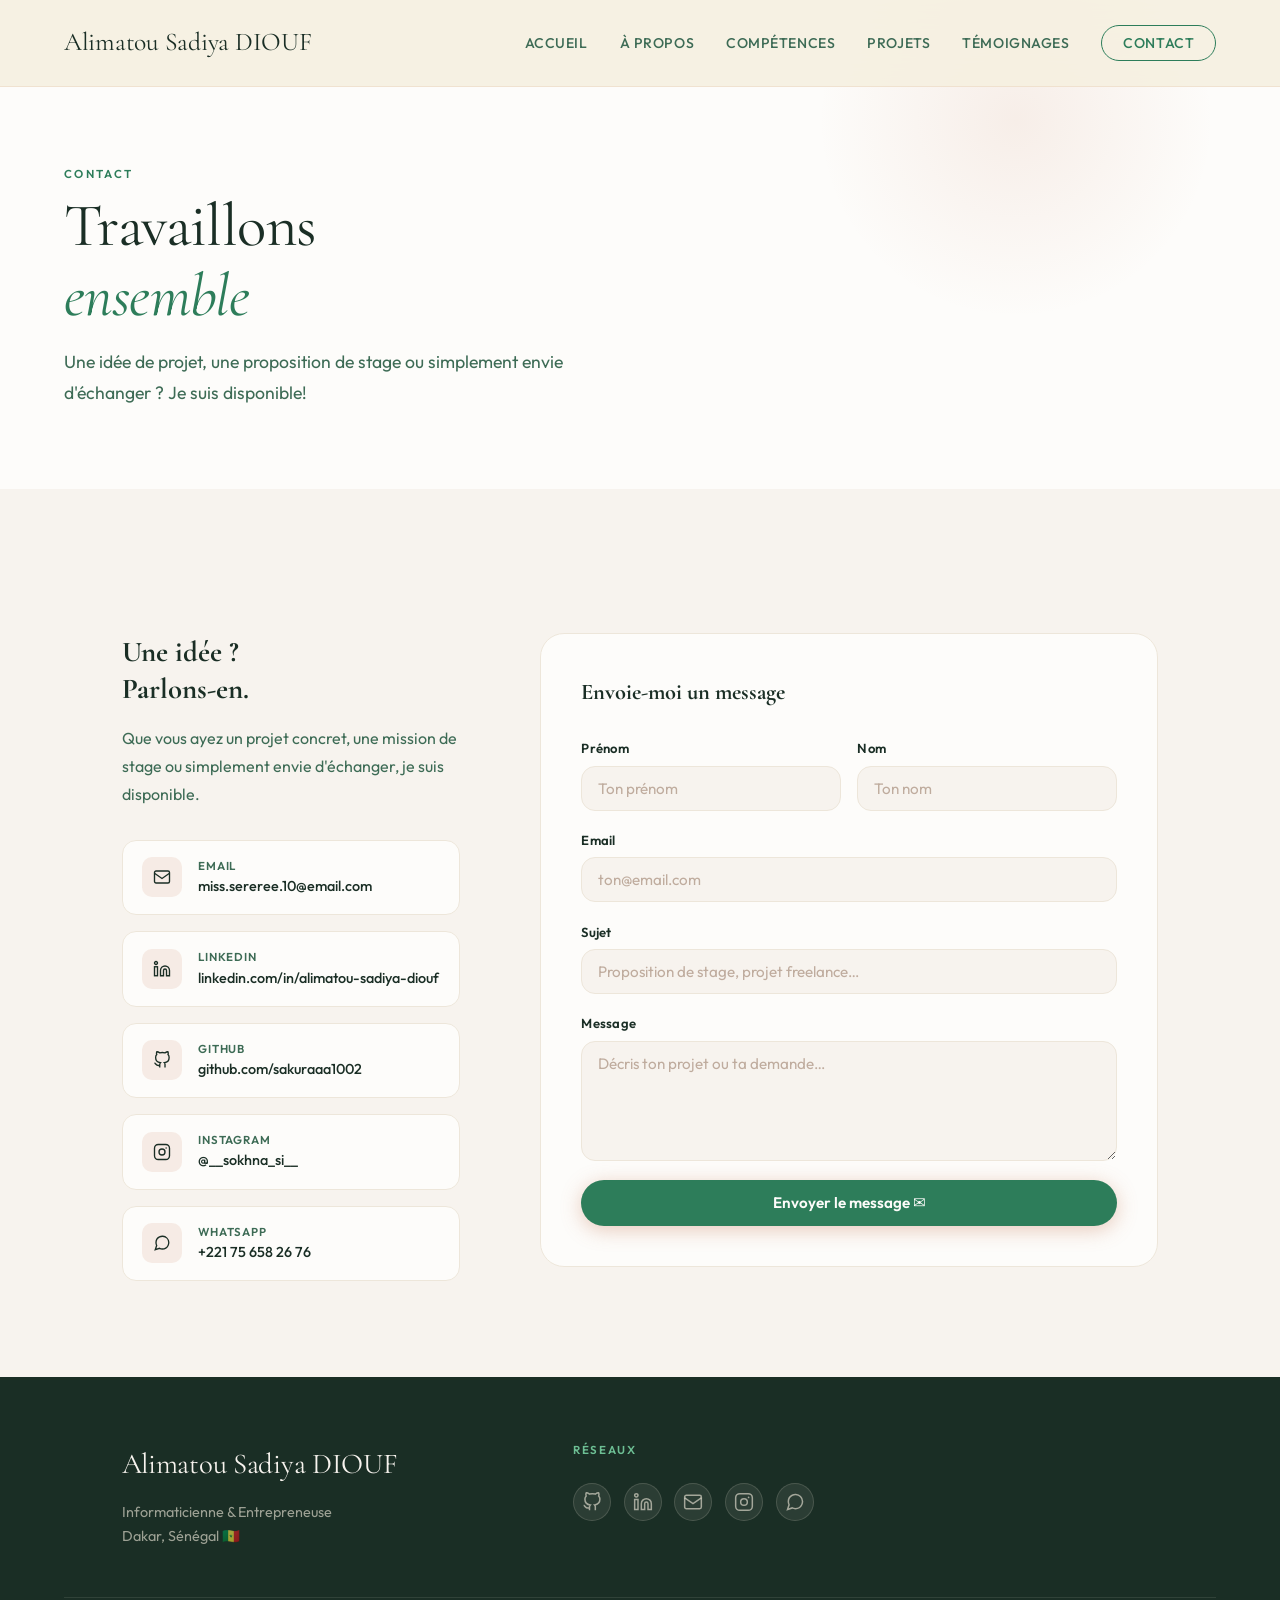
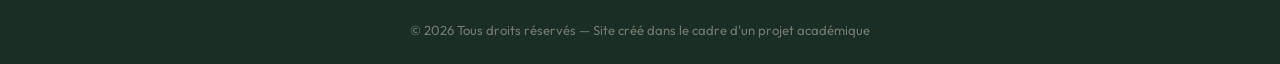
<file: pages/contact.html>
<!DOCTYPE html>
<html lang="fr">

<head>
    <meta charset="UTF-8" />
    <meta name="viewport" content="width=device-width, initial-scale=1.0" />
    <title>Contact — Alimatou Sadiya Diouf</title>
    <link rel="stylesheet" href="../css/style.css" />
    <link rel="preconnect" href="https://fonts.googleapis.com" />
    <link rel="preconnect" href="https://fonts.gstatic.com" crossorigin />
    <link
        href="https://fonts.googleapis.com/css2?family=Cormorant+Garamond:ital,wght@0,400;0,600;0,700;1,400;1,600&family=Outfit:wght@300;400;500;600&display=swap"
        rel="stylesheet" />
</head>

<body>

    <!-- ══════════════════════════════════════
       NAVIGATION
  ══════════════════════════════════════ -->
    <nav id="navbar">
        <a class="nav-logo" href="../index.html">Alimatou Sadiya DIOUF</a>
        <ul class="nav-links">
            <li><a href="../index.html">Accueil</a></li>
            <li><a href="../pages/apropos.html">À Propos</a></li>
            <li><a href="../pages/competences.html">Compétences</a></li>
            <li><a href="../pages/projets.html">Projets</a></li>
            <li><a href="../pages/temoignages.html">Témoignages</a></li>
            <li><a href="../pages/contact.html" class="nav-cta active">Contact</a></li>
        </ul>
        <button class="burger" id="burger" aria-label="Menu">
            <span></span><span></span><span></span>
        </button>
    </nav>

    <!-- Menu mobile -->
    <div class="mobile-nav" id="mobileNav">
        <button class="mobile-close" aria-label="Fermer">✕</button>
        <a href="../index.html">Accueil</a>
        <a href="../pages/apropos.html">À Propos</a>
        <a href="../pages/competences.html">Compétences</a>
        <a href="../pages/projets.html">Projets</a>
        <a href="../pages/temoignages.html">Témoignages</a>
        <a href="../pages/contact.html">Contact</a>
    </div>

    <!-- ══════════════════════════════════════
       HERO PAGE
  ══════════════════════════════════════ -->
    <section class="page-hero">
        <div class="page-hero-inner">
            <div class="section-tag">Contact</div>
            <h1 class="section-title">
                Travaillons<br><em>ensemble</em>
            </h1>
            <p>
                Une idée de projet, une proposition de stage ou simplement
                envie d'échanger ? Je suis disponible!
            </p>
        </div>
    </section>

    <!-- ══════════════════════════════════════
       CONTACT
  ══════════════════════════════════════ -->
    <section class="contact-section">
        <div class="max-w">
            <div class="contact-grid">

                <!-- Infos contact -->
                <div class="contact-info reveal">
                    <h3>Une idée ?<br>Parlons-en.</h3>
                    <p>
                        Que vous ayez un projet concret, une mission de stage ou
                        simplement envie d'échanger, je suis disponible.
                    </p>

                    <div class="contact-links">

                        <a href="mailto:miss.sereree10@email.com" class="contact-link">
                            <div class="contact-link-icon">
                                <svg width="18" height="18" viewBox="0 0 24 24" fill="none" stroke="currentColor"
                                    stroke-width="1.8">
                                    <rect x="2" y="4" width="20" height="16" rx="2" />
                                    <path d="M2 7l10 7 10-7" />
                                </svg>
                            </div>
                            <div>
                                <div class="contact-link-label">Email</div>
                                <div class="contact-link-val">miss.sereree.10@email.com</div>
                            </div>
                        </a>

                        <a href="https://linkedin.com/in/alimatou-sadiya-diouf" target="_blank" rel="noopener"
                            class="contact-link">
                            <div class="contact-link-icon">
                                <svg width="18" height="18" viewBox="0 0 24 24" fill="none" stroke="currentColor"
                                    stroke-width="1.8">
                                    <path
                                        d="M16 8a6 6 0 0 1 6 6v7h-4v-7a2 2 0 0 0-2-2 2 2 0 0 0-2 2v7h-4v-7a6 6 0 0 1 6-6z" />
                                    <rect x="2" y="9" width="4" height="12" />
                                    <circle cx="4" cy="4" r="2" />
                                </svg>
                            </div>
                            <div>
                                <div class="contact-link-label">LinkedIn</div>
                                <div class="contact-link-val">linkedin.com/in/alimatou-sadiya-diouf</div>
                            </div>
                        </a>

                        <a href="https://github.com/sakuraaa1002" target="_blank" rel="noopener" class="contact-link">
                            <div class="contact-link-icon">
                                <svg width="18" height="18" viewBox="0 0 24 24" fill="none" stroke="currentColor"
                                    stroke-width="1.8">
                                    <path
                                        d="M9 19c-5 1.5-5-2.5-7-3m14 6v-3.87a3.37 3.37 0 0 0-.94-2.61c3.14-.35 6.44-1.54 6.44-7A5.44 5.44 0 0 0 20 4.77 5.07 5.07 0 0 0 19.91 1S18.73.65 16 2.48a13.38 13.38 0 0 0-7 0C6.27.65 5.09 1 5.09 1A5.07 5.07 0 0 0 5 4.77a5.44 5.44 0 0 0-1.5 3.78c0 5.42 3.3 6.61 6.44 7A3.37 3.37 0 0 0 9 18.13V22" />
                                </svg>
                            </div>
                            <div>
                                <div class="contact-link-label">GitHub</div>
                                <div class="contact-link-val">github.com/sakuraaa1002</div>
                            </div>
                        </a>

                        <a href="https://www.instagram.com/__sokhna_si__" target="_blank" rel="noopener"
                            class="contact-link">
                            <div class="contact-link-icon">
                                <svg width="18" height="18" viewBox="0 0 24 24" fill="none" stroke="currentColor"
                                    stroke-width="1.8">
                                    <rect x="2" y="2" width="20" height="20" rx="5" ry="5" />
                                    <circle cx="12" cy="12" r="4" />
                                    <circle cx="17.5" cy="6.5" r="1" fill="currentColor" stroke="none" />
                                </svg>
                            </div>
                            <div>
                                <div class="contact-link-label">Instagram</div>
                                <div class="contact-link-val">@__sokhna_si__</div>
                            </div>
                        </a>

                        <a href="https://wa.me/221XXXXXXXXX" target="_blank" rel="noopener" class="contact-link">
                            <div class="contact-link-icon">
                                <svg width="18" height="18" viewBox="0 0 24 24" fill="none" stroke="currentColor"
                                    stroke-width="1.8">
                                    <path
                                        d="M21 11.5a8.38 8.38 0 0 1-.9 3.8 8.5 8.5 0 0 1-7.6 4.7 8.38 8.38 0 0 1-3.8-.9L3 21l1.9-5.7a8.38 8.38 0 0 1-.9-3.8 8.5 8.5 0 0 1 4.7-7.6 8.38 8.38 0 0 1 3.8-.9h.5a8.48 8.48 0 0 1 8 8v.5z" />
                                </svg>
                            </div>
                            <div>
                                <div class="contact-link-label">WhatsApp</div>
                                <div class="contact-link-val">+221 75 658 26 76</div>
                            </div>
                        </a>

                    </div>
                </div>

                <!-- Formulaire -->
                <div class="reveal reveal-d2">
                    <div class="contact-form">
                        <h3>Envoie-moi un message</h3>

                        <div class="form-row">
                            <div class="form-group">
                                <label for="prenom">Prénom</label>
                                <input type="text" id="prenom" placeholder="Ton prénom" />
                            </div>
                            <div class="form-group">
                                <label for="nom">Nom</label>
                                <input type="text" id="nom" placeholder="Ton nom" />
                            </div>
                        </div>

                        <div class="form-group">
                            <label for="email">Email</label>
                            <input type="email" id="email" placeholder="ton@email.com" />
                        </div>

                        <div class="form-group">
                            <label for="sujet">Sujet</label>
                            <input type="text" id="sujet" placeholder="Proposition de stage, projet freelance…" />
                        </div>

                        <div class="form-group">
                            <label for="message">Message</label>
                            <textarea id="message" placeholder="Décris ton projet ou ta demande…"></textarea>
                        </div>

                        <button type="button" class="btn-primary" style="width:100%; justify-content:center;">
                            Envoyer le message ✉️
                        </button>

                        <!-- Message de confirmation -->
                        <div id="confirmMsg"
                            style="display:none; margin-top:1rem; padding:.9rem 1.2rem; background:rgba(45,125,90,.1); border:1px solid rgba(45,125,90,.3); border-radius:var(--radius); color:var(--terra); font-size:.9rem; font-weight:500; text-align:center;">
                            ✅ Message envoyé ! Je te réponds dans les 24h.
                        </div>

                    </div>
                </div>

            </div>
        </div>
    </section>
    <!-- ══════════════════════════════════════
       FOOTER
  ══════════════════════════════════════ -->
    <footer id="footer">
        <div class="max-w footer-inner">
            <div class="footer-brand">
                <a href="../index.html" class="nav-logo">Alimatou Sadiya DIOUF</a>
                <p>Informaticienne &amp; Entrepreneuse<br>Dakar, Sénégal 🇸🇳</p>
            </div>
            <div class="footer-links-col">
                <span class="footer-col-title">Réseaux</span>
                <div class="footer-socials">

                    <a href="https://github.com/sakuraaa1002" target="_blank" rel="noopener" class="footer-social-link">
                        <svg width="20" height="20" viewBox="0 0 24 24" fill="none" stroke="currentColor"
                            stroke-width="1.8">
                            <path
                                d="M9 19c-5 1.5-5-2.5-7-3m14 6v-3.87a3.37 3.37 0 0 0-.94-2.61c3.14-.35 6.44-1.54 6.44-7A5.44 5.44 0 0 0 20 4.77 5.07 5.07 0 0 0 19.91 1S18.73.65 16 2.48a13.38 13.38 0 0 0-7 0C6.27.65 5.09 1 5.09 1A5.07 5.07 0 0 0 5 4.77a5.44 5.44 0 0 0-1.5 3.78c0 5.42 3.3 6.61 6.44 7A3.37 3.37 0 0 0 9 18.13V22" />
                        </svg>
                    </a>

                    <a href="https://linkedin.com/in/alimatou-sadiya-diouf" target="_blank" rel="noopener"
                        class="footer-social-link">
                        <svg width="20" height="20" viewBox="0 0 24 24" fill="none" stroke="currentColor"
                            stroke-width="1.8">
                            <path d="M16 8a6 6 0 0 1 6 6v7h-4v-7a2 2 0 0 0-2-2 2 2 0 0 0-2 2v7h-4v-7a6 6 0 0 1 6-6z" />
                            <rect x="2" y="9" width="4" height="12" />
                            <circle cx="4" cy="4" r="2" />
                        </svg>
                    </a>

                    <a href="mailto:miss.sereree.10@email.com" class="footer-social-link">
                        <svg width="20" height="20" viewBox="0 0 24 24" fill="none" stroke="currentColor"
                            stroke-width="1.8">
                            <rect x="2" y="4" width="20" height="16" rx="2" />
                            <path d="M2 7l10 7 10-7" />
                        </svg>
                    </a>

                    <a href="https://www.instagram.com/__sokhna_si__" target="_blank" rel="noopener"
                        class="footer-social-link">
                        <svg width="20" height="20" viewBox="0 0 24 24" fill="none" stroke="currentColor"
                            stroke-width="1.8">
                            <rect x="2" y="2" width="20" height="20" rx="5" ry="5" />
                            <circle cx="12" cy="12" r="4" />
                            <circle cx="17.5" cy="6.5" r="1" fill="currentColor" stroke="none" />
                        </svg>
                    </a>

                    <a href="https://wa.me/221756582676" target="_blank" rel="noopener" class="footer-social-link">
                        <svg width="20" height="20" viewBox="0 0 24 24" fill="none" stroke="currentColor"
                            stroke-width="1.8">
                            <path
                                d="M21 11.5a8.38 8.38 0 0 1-.9 3.8 8.5 8.5 0 0 1-7.6 4.7 8.38 8.38 0 0 1-3.8-.9L3 21l1.9-5.7a8.38 8.38 0 0 1-.9-3.8 8.5 8.5 0 0 1 4.7-7.6 8.38 8.38 0 0 1 3.8-.9h.5a8.48 8.48 0 0 1 8 8v.5z" />
                        </svg>
                    </a>

                </div>
            </div>
        </div>
        <div class="footer-bottom">
            <p>© 2026 Tous droits réservés — Site créé dans le cadre d'un projet académique</p>
        </div>
    </footer>


</body>

</html>
</file>
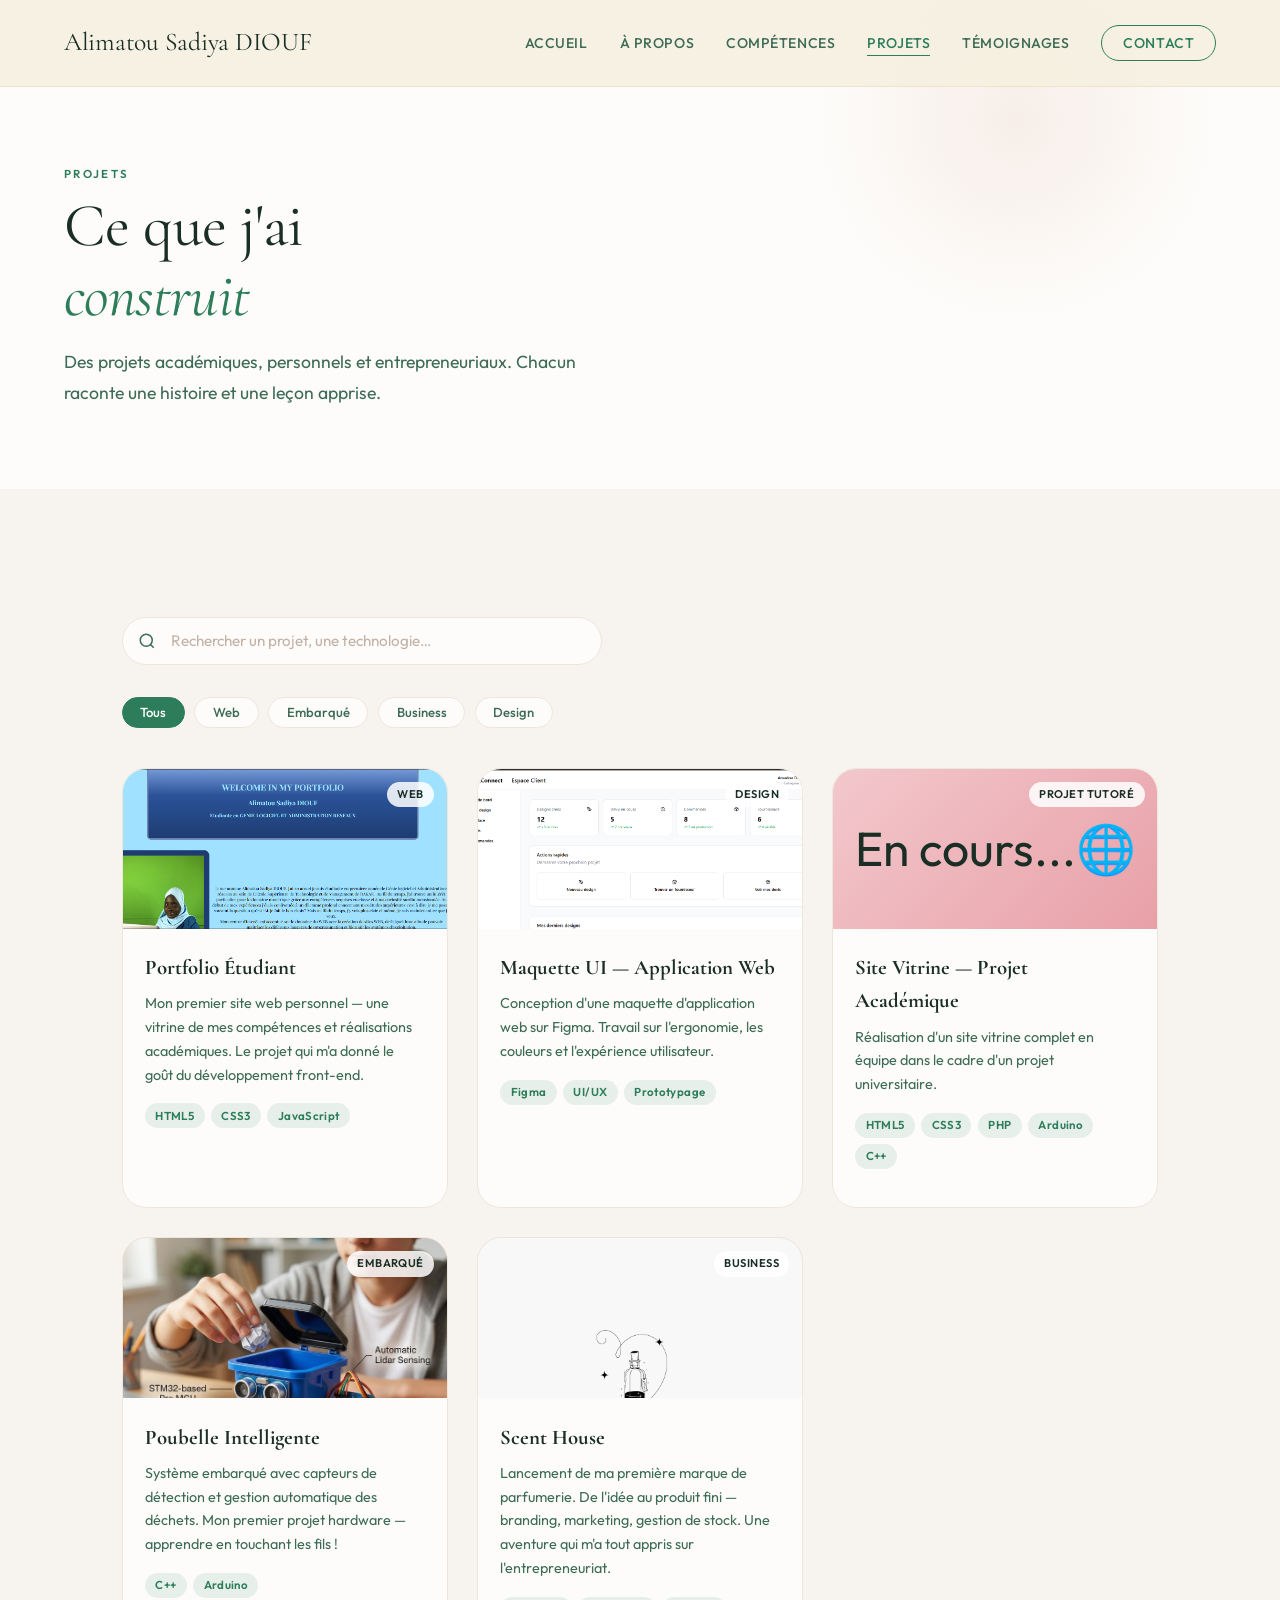
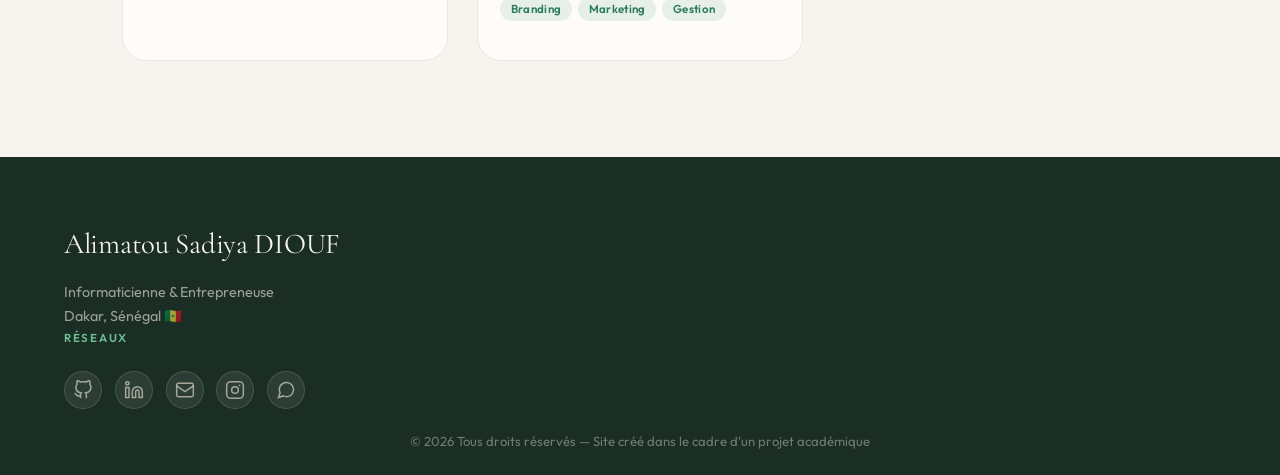
<file: pages/projets.html>
<!DOCTYPE html>
<html lang="fr">

<head>
    <meta charset="UTF-8" />
    <meta name="viewport" content="width=device-width, initial-scale=1.0" />
    <title>Projets — Alimatou Sadiya Diouf</title>
    <link rel="stylesheet" href="../css/style.css" />
    <link rel="preconnect" href="https://fonts.googleapis.com" />
    <link rel="preconnect" href="https://fonts.gstatic.com" crossorigin />
    <link
        href="https://fonts.googleapis.com/css2?family=Cormorant+Garamond:ital,wght@0,400;0,600;0,700;1,400;1,600&family=Outfit:wght@300;400;500;600&display=swap"
        rel="stylesheet" />
</head>

<body>

    <!-- ══════════════════════════════════════
       NAVIGATION
  ══════════════════════════════════════ -->
    <nav id="navbar">
        <a class="nav-logo" href="../index.html">Alimatou Sadiya DIOUF</a>
        <ul class="nav-links">
            <li><a href="../index.html">Accueil</a></li>
            <li><a href="../pages/apropos.html">À Propos</a></li>
            <li><a href="../pages/competences.html">Compétences</a></li>
            <li><a href="../pages/projets.html" class="active">Projets</a></li>
            <li><a href="../pages/temoignages.html">Témoignages</a></li>
            <li><a href="../pages/contact.html" class="nav-cta">Contact</a></li>
        </ul>
        <button class="burger" id="burger" aria-label="Menu">
            <span></span><span></span><span></span>
        </button>
    </nav>

    <!-- Menu mobile -->
    <div class="mobile-nav" id="mobileNav">
        <button class="mobile-close" aria-label="Fermer">✕</button>
        <a href="../index.html">Accueil</a>
        <a href="../pages/apropos.html">À Propos</a>
        <a href="../pages/competences.html">Compétences</a>
        <a href="../pages/projets.html">Projets</a>
        <a href="../pages/temoignages.html">Témoignages</a>
        <a href="../pages/contact.html">Contact</a>
    </div>

    <!-- ══════════════════════════════════════
       HERO PAGE
  ══════════════════════════════════════ -->
    <section class="page-hero">
        <div class="page-hero-inner">
            <div class="section-tag">Projets</div>
            <h1 class="section-title">
                Ce que j'ai<br><em>construit</em>
            </h1>
            <p>
                Des projets académiques, personnels et entrepreneuriaux.
                Chacun raconte une histoire et une leçon apprise.
            </p>
        </div>
    </section>

    <!-- ══════════════════════════════════════
       RECHERCHE + FILTRES
  ══════════════════════════════════════ -->
    <section class="projects-section">
        <div class="max-w">

            <!-- Barre de recherche -->
            <div class="search-bar-wrap reveal">
                <svg class="search-icon" width="18" height="18" viewBox="0 0 24 24" fill="none" stroke="currentColor"
                    stroke-width="2">
                    <circle cx="11" cy="11" r="8" />
                    <path d="m21 21-4.35-4.35" />
                </svg>
                <input type="text" id="searchInput" placeholder="Rechercher un projet, une technologie…" />
            </div>

            <!-- Filtres par catégorie -->
            <div class="projects-filters reveal reveal-d1">
                <button class="filter-btn active" data-filter="tous">Tous</button>
                <button class="filter-btn" data-filter="web">Web</button>
                <button class="filter-btn" data-filter="embarque">Embarqué</button>
                <button class="filter-btn" data-filter="business">Business</button>
                <button class="filter-btn" data-filter="design">Design</button>
            </div>

            <!-- Grille projets -->
            <div class="projects-full-grid" id="projectsGrid">

                <!-- Projet 1 -->
                <article class="project-card reveal" data-category="web"
                    data-keywords="portfolio html css javascript web étudiant">
                    <div class="project-thumb thumb-terracotta">
                        <img src="../images/portfolio.png" alt="Portfolio étudiant" class="project-thumb-img" />
                        <div class="project-thumb-fallback">
                            <span class="project-icon"></span>
                        </div>
                        <span class="project-tag-chip">Web</span>
                    </div>
                    <div class="project-body">
                        <h3 class="project-title">Portfolio Étudiant</h3>
                        <p class="project-desc">
                            Mon premier site web personnel — une vitrine de mes compétences
                            et réalisations académiques. Le projet qui m'a donné le goût
                            du développement front-end.
                        </p>
                        <div class="project-techs">
                            <span class="tech-chip">HTML5</span>
                            <span class="tech-chip">CSS3</span>
                            <span class="tech-chip">JavaScript</span>
                        </div>
                    </div>
                </article>
                <article class="project-card reveal" data-category="design"
                    data-keywords="design interface ui ux figma maquette">
                    <div class="project-thumb thumb-terracotta">
                        <!-- Remplace src par ../images/photos/projet-design.jpg -->
                        <img src="../images/Capture d’écran 2026-05-07 210314.png" alt="Projet Design UI"
                            class="project-thumb-img" />
                        <div class="project-thumb-fallback">
                            <span class="project-icon"></span>
                        </div>
                        <span class="project-tag-chip">Design</span>
                    </div>
                    <div class="project-body">
                        <h3 class="project-title">Maquette UI — Application Web</h3>
                        <p class="project-desc">
                            Conception d'une maquette d'application web sur Figma.
                            Travail sur l'ergonomie, les couleurs et l'expérience utilisateur.
                        </p>
                        <div class="project-techs">
                            <span class="tech-chip">Figma</span>
                            <span class="tech-chip">UI/UX</span>
                            <span class="tech-chip">Prototypage</span>
                        </div>
                    </div>
                </article>
                <!-- Projet 5 -->
                <article class="project-card reveal reveal-d1" data-category="web"
                    data-keywords="site web html css javascript react front-end">
                    <div class="project-thumb thumb-sage">
                        <div class="project-thumb-fallback">
                            <span class="project-icon">En cours...🌐</span>
                        </div>
                        <span class="project-tag-chip">Projet Tutoré</span>
                    </div>
                    <div class="project-body">
                        <h3 class="project-title">Site Vitrine — Projet Académique</h3>
                        <p class="project-desc">
                            Réalisation d'un site vitrine complet en équipe dans le cadre
                            d'un projet universitaire.
                        </p>
                        <div class="project-techs">
                            <span class="tech-chip">HTML5</span>
                            <span class="tech-chip">CSS3</span>
                            <span class="tech-chip">PHP</span>
                            <span class="tech-chip">Arduino</span>
                            <span class="tech-chip">C++</span>

                        </div>
                    </div>
                </article>
                <article class="project-card reveal reveal-d1" data-category="embarque"
                    data-keywords="poubelle intelligente arduino c++ embarqué capteurs">
                    <div class="project-thumb thumb-sage">
                        <!-- Remplace src par ../images/photos/projet-poubelle.jpg -->
                        <img src="../images/poubelle intelligente.jpeg" alt="Poubelle Intelligente"
                            class="project-thumb-img" />
                        <div class="project-thumb-fallback">
                            <span class="project-icon"></span>
                        </div>
                        <span class="project-tag-chip">Embarqué</span>
                    </div>
                    <div class="project-body">
                        <h3 class="project-title">Poubelle Intelligente</h3>
                        <p class="project-desc">
                            Système embarqué avec capteurs de détection et gestion
                            automatique des déchets. Mon premier projet hardware —
                            apprendre en touchant les fils !
                        </p>
                        <div class="project-techs">
                            <span class="tech-chip">C++</span>
                            <span class="tech-chip">Arduino</span>
                        </div>
                    </div>
                </article>

                <!-- Projet 3 -->
                <article class="project-card reveal reveal-d2" data-category="business"
                    data-keywords="scent house parfumerie branding business entrepreneuriat">
                    <div class="project-thumb thumb-cream">
                        <!-- Remplace src par ../images/photos/projet-scenthouse.jpg -->
                        <img src="../images/Logo.png" alt="Scent House" class="project-thumb-img" />
                        <div class="project-thumb-fallback">
                            <span class="project-icon"></span>
                        </div>
                        <span class="project-tag-chip">Business</span>
                    </div>
                    <div class="project-body">
                        <h3 class="project-title">Scent House</h3>
                        <p class="project-desc">
                            Lancement de ma première marque de parfumerie. De l'idée
                            au produit fini — branding, marketing, gestion de stock.
                            Une aventure qui m'a tout appris sur l'entrepreneuriat.
                        </p>
                        <div class="project-techs">
                            <span class="tech-chip">Branding</span>
                            <span class="tech-chip">Marketing</span>
                            <span class="tech-chip">Gestion</span>
                        </div>
                    </div>
                </article>
                <!-- Message aucun résultat -->
                <div class="no-results" id="noResults" style="display:none;">
                    <p>😕 Aucun projet ne correspond à ta recherche.</p>
                </div>

            </div>
        </div>
    </section>

    <!-- ══════════════════════════════════════
       FOOTER
  ══════════════════════════════════════ -->
    <footer id="footer">
        <div class="footer-brand">
            <a href="../index.html" class="nav-logo">Alimatou Sadiya DIOUF</a>
            <p>Informaticienne &amp; Entrepreneuse<br>Dakar, Sénégal 🇸🇳</p>
        </div>
        <div class="footer-links-col">
            <span class="footer-col-title">Réseaux</span>
            <div class="footer-socials">

                <a href="https://github.com/sakuraaa1002" target="_blank" rel="noopener" class="footer-social-link">
                    <svg width="20" height="20" viewBox="0 0 24 24" fill="none" stroke="currentColor"
                        stroke-width="1.8">
                        <path
                            d="M9 19c-5 1.5-5-2.5-7-3m14 6v-3.87a3.37 3.37 0 0 0-.94-2.61c3.14-.35 6.44-1.54 6.44-7A5.44 5.44 0 0 0 20 4.77 5.07 5.07 0 0 0 19.91 1S18.73.65 16 2.48a13.38 13.38 0 0 0-7 0C6.27.65 5.09 1 5.09 1A5.07 5.07 0 0 0 5 4.77a5.44 5.44 0 0 0-1.5 3.78c0 5.42 3.3 6.61 6.44 7A3.37 3.37 0 0 0 9 18.13V22" />
                    </svg>
                </a>

                <a href="https://linkedin.com/in/alimatou-sadiya-diouf" target="_blank" rel="noopener"
                    class="footer-social-link">
                    <svg width="20" height="20" viewBox="0 0 24 24" fill="none" stroke="currentColor"
                        stroke-width="1.8">
                        <path d="M16 8a6 6 0 0 1 6 6v7h-4v-7a2 2 0 0 0-2-2 2 2 0 0 0-2 2v7h-4v-7a6 6 0 0 1 6-6z" />
                        <rect x="2" y="9" width="4" height="12" />
                        <circle cx="4" cy="4" r="2" />
                    </svg>
                </a>

                <a href="mailto:miss.sereree.10@email.com" class="footer-social-link">
                    <svg width="20" height="20" viewBox="0 0 24 24" fill="none" stroke="currentColor"
                        stroke-width="1.8">
                        <rect x="2" y="4" width="20" height="16" rx="2" />
                        <path d="M2 7l10 7 10-7" />
                    </svg>
                </a>

                <a href="https://www.instagram.com/__sokhna_si__" target="_blank" rel="noopener"
                    class="footer-social-link">
                    <svg width="20" height="20" viewBox="0 0 24 24" fill="none" stroke="currentColor"
                        stroke-width="1.8">
                        <rect x="2" y="2" width="20" height="20" rx="5" ry="5" />
                        <circle cx="12" cy="12" r="4" />
                        <circle cx="17.5" cy="6.5" r="1" fill="currentColor" stroke="none" />
                    </svg>
                </a>

                <a href="https://wa.me/221756582676" target="_blank" rel="noopener" class="footer-social-link">
                    <svg width="20" height="20" viewBox="0 0 24 24" fill="none" stroke="currentColor"
                        stroke-width="1.8">
                        <path
                            d="M21 11.5a8.38 8.38 0 0 1-.9 3.8 8.5 8.5 0 0 1-7.6 4.7 8.38 8.38 0 0 1-3.8-.9L3 21l1.9-5.7a8.38 8.38 0 0 1-.9-3.8 8.5 8.5 0 0 1 4.7-7.6 8.38 8.38 0 0 1 3.8-.9h.5a8.48 8.48 0 0 1 8 8v.5z" />
                    </svg>
                </a>

            </div>
        </div>
        </div>
        <div class="footer-bottom">
            <p>© 2026 Tous droits réservés — Site créé dans le cadre d'un projet académique</p>
        </div>
    </footer>

    <!-- ══════════════════════════════════════
       JAVASCRIPT
  ══════════════════════════════════════ -->

</body>

</html>
</file>
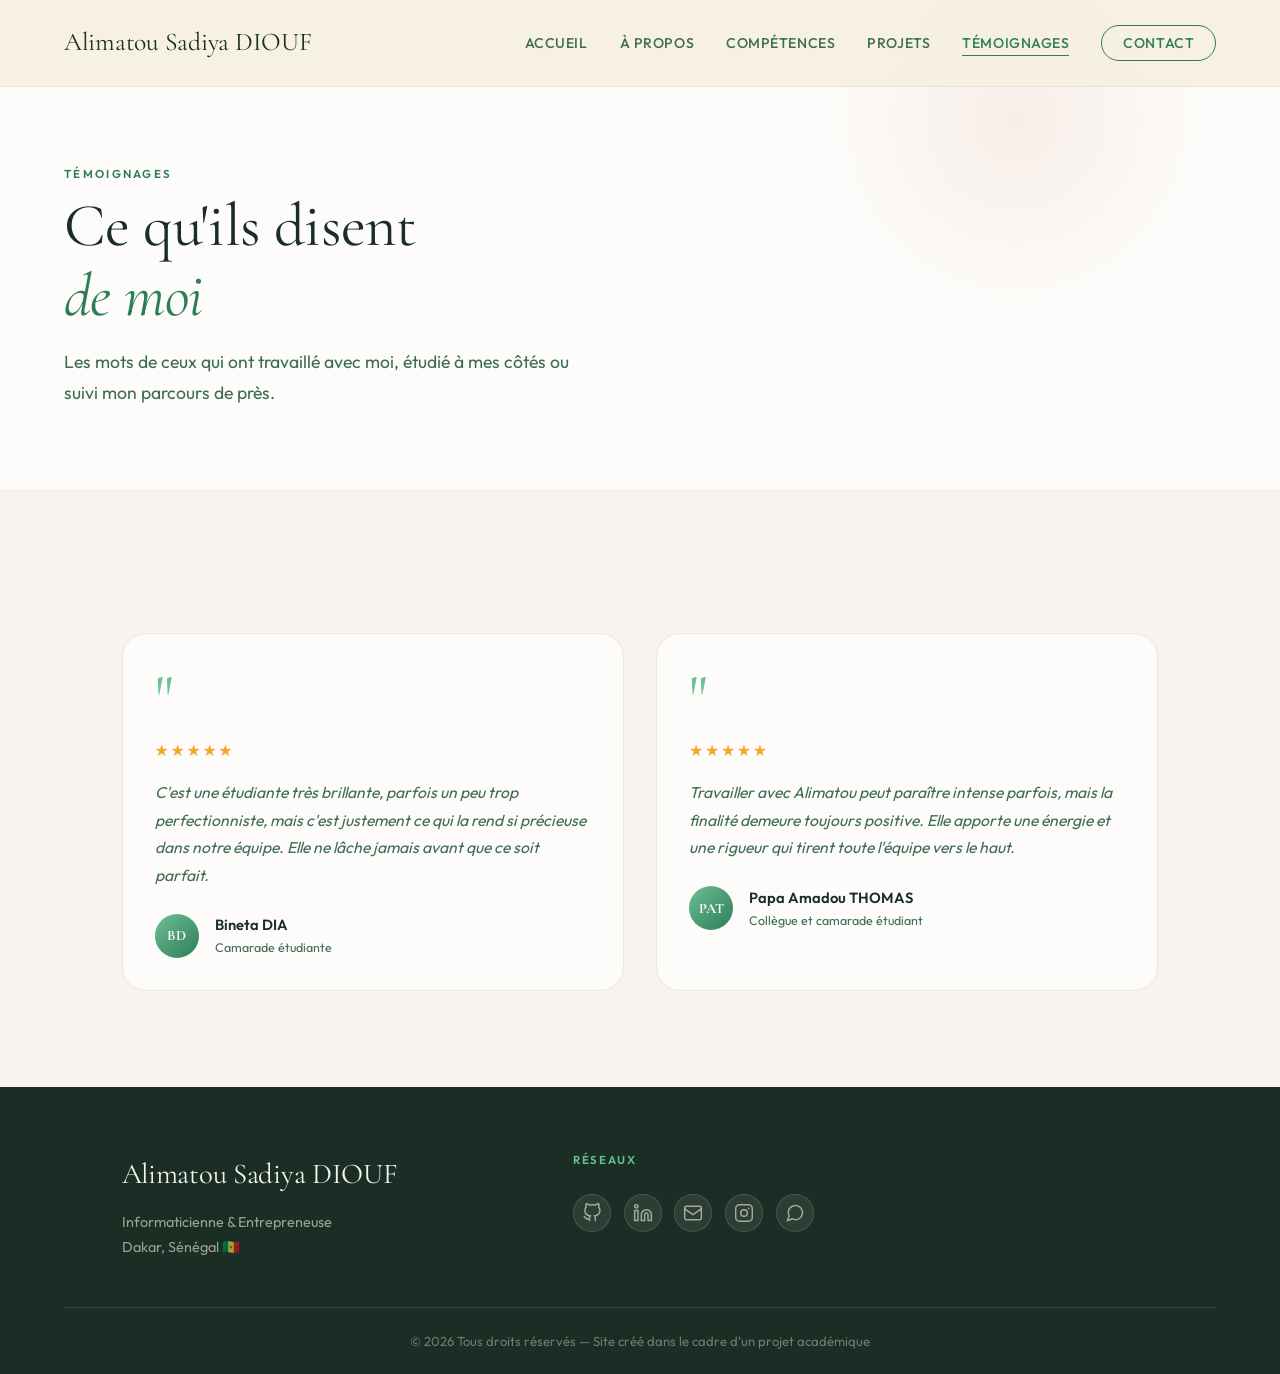
<file: pages/temoignages.html>
<!DOCTYPE html>
<html lang="fr">

<head>
    <meta charset="UTF-8" />
    <meta name="viewport" content="width=device-width, initial-scale=1.0" />
    <title>Témoignages — Alimatou Sadiya Diouf</title>
    <link rel="stylesheet" href="../css/style.css" />
    <link rel="preconnect" href="https://fonts.googleapis.com" />
    <link rel="preconnect" href="https://fonts.gstatic.com" crossorigin />
    <link
        href="https://fonts.googleapis.com/css2?family=Cormorant+Garamond:ital,wght@0,400;0,600;0,700;1,400;1,600&family=Outfit:wght@300;400;500;600&display=swap"
        rel="stylesheet" />
</head>

<body>

    <!-- ══════════════════════════════════════
       NAVIGATION
  ══════════════════════════════════════ -->
    <nav id="navbar">
        <a class="nav-logo" href="../index.html">Alimatou Sadiya DIOUF</a>
        <ul class="nav-links">
            <li><a href="../index.html">Accueil</a></li>
            <li><a href="../pages/apropos.html">À Propos</a></li>
            <li><a href="../pages/competences.html">Compétences</a></li>
            <li><a href="../pages/projets.html">Projets</a></li>
            <li><a href="../pages/temoignages.html" class="active">Témoignages</a></li>
            <li><a href="../pages/contact.html" class="nav-cta">Contact</a></li>
        </ul>
        <button class="burger" id="burger" aria-label="Menu">
            <span></span><span></span><span></span>
        </button>
    </nav>

    <!-- Menu mobile -->
    <div class="mobile-nav" id="mobileNav">
        <button class="mobile-close" aria-label="Fermer">✕</button>
        <a href="../index.html">Accueil</a>
        <a href="../pages/apropos.html">À Propos</a>
        <a href="../pages/competences.html">Compétences</a>
        <a href="../pages/projets.html">Projets</a>
        <a href="../pages/temoignages.html">Témoignages</a>
        <a href="../pages/contact.html">Contact</a>
    </div>

    <!-- ══════════════════════════════════════
       HERO PAGE
  ══════════════════════════════════════ -->
    <section class="page-hero">
        <div class="page-hero-inner">
            <div class="section-tag">Témoignages</div>
            <h1 class="section-title">
                Ce qu'ils disent<br><em>de moi</em>
            </h1>
            <p>
                Les mots de ceux qui ont travaillé avec moi, étudié à mes côtés
                ou suivi mon parcours de près.
            </p>
        </div>
    </section>

    <!-- ══════════════════════════════════════
       TÉMOIGNAGES
  ══════════════════════════════════════ -->
    <section class="temoignages-section">
        <div class="max-w">

            <div class="temoignages-grid">

                <!-- Témoignage 1 -->
                <div class="temoignage-card reveal">
                    <div class="quote-icon">"</div>
                    <div class="stars">★★★★★</div>
                    <p class="temoignage-text">
                        C'est une étudiante très brillante, parfois un peu trop
                        perfectionniste, mais c'est justement ce qui la rend si
                        précieuse dans notre équipe. Elle ne lâche jamais avant
                        que ce soit parfait.
                    </p>
                    <div class="temoignage-author">
                        <div class="author-avatar-wrap">
                            <div class="author-avatar">BD</div>
                        </div>
                        <div>
                            <div class="author-name">Bineta DIA</div>
                            <div class="author-role">Camarade étudiante</div>
                        </div>
                    </div>
                </div>

                <!-- Témoignage 2 -->
                <div class="temoignage-card reveal reveal-d1">
                    <div class="quote-icon">"</div>
                    <div class="stars">★★★★★</div>
                    <p class="temoignage-text">
                        Travailler avec Alimatou peut paraître intense parfois,
                        mais la finalité demeure toujours positive. Elle apporte
                        une énergie et une rigueur qui tirent toute l'équipe vers
                        le haut.
                    </p>
                    <div class="temoignage-author">
                        <div class="author-avatar-wrap">
                            <div class="author-avatar">PAT</div>
                        </div>
                        <div>
                            <div class="author-name">Papa Amadou THOMAS</div>
                            <div class="author-role">Collègue et camarade étudiant</div>
                        </div>
                    </div>
                </div>
            </div>
        </div>
    </section>

    <!-- ══════════════════════════════════════
       FOOTER
  ══════════════════════════════════════ -->
    <footer id="footer">
        <div class="max-w footer-inner">
            <div class="footer-brand">
                <a href="../index.html" class="nav-logo">Alimatou Sadiya DIOUF</a>
                <p>Informaticienne &amp; Entrepreneuse<br>Dakar, Sénégal 🇸🇳</p>
            </div>
            <div class="footer-links-col">
                <span class="footer-col-title">Réseaux</span>
                <div class="footer-socials">

                    <a href="https://github.com/sakuraaa1002" target="_blank" rel="noopener" class="footer-social-link">
                        <svg width="20" height="20" viewBox="0 0 24 24" fill="none" stroke="currentColor"
                            stroke-width="1.8">
                            <path
                                d="M9 19c-5 1.5-5-2.5-7-3m14 6v-3.87a3.37 3.37 0 0 0-.94-2.61c3.14-.35 6.44-1.54 6.44-7A5.44 5.44 0 0 0 20 4.77 5.07 5.07 0 0 0 19.91 1S18.73.65 16 2.48a13.38 13.38 0 0 0-7 0C6.27.65 5.09 1 5.09 1A5.07 5.07 0 0 0 5 4.77a5.44 5.44 0 0 0-1.5 3.78c0 5.42 3.3 6.61 6.44 7A3.37 3.37 0 0 0 9 18.13V22" />
                        </svg>
                    </a>

                    <a href="https://linkedin.com/in/alimatou-sadiya-diouf" target="_blank" rel="noopener"
                        class="footer-social-link">
                        <svg width="20" height="20" viewBox="0 0 24 24" fill="none" stroke="currentColor"
                            stroke-width="1.8">
                            <path d="M16 8a6 6 0 0 1 6 6v7h-4v-7a2 2 0 0 0-2-2 2 2 0 0 0-2 2v7h-4v-7a6 6 0 0 1 6-6z" />
                            <rect x="2" y="9" width="4" height="12" />
                            <circle cx="4" cy="4" r="2" />
                        </svg>
                    </a>

                    <a href="mailto:miss.sereree.10@email.com" class="footer-social-link">
                        <svg width="20" height="20" viewBox="0 0 24 24" fill="none" stroke="currentColor"
                            stroke-width="1.8">
                            <rect x="2" y="4" width="20" height="16" rx="2" />
                            <path d="M2 7l10 7 10-7" />
                        </svg>
                    </a>

                    <a href="https://www.instagram.com/__sokhna_si__" target="_blank" rel="noopener"
                        class="footer-social-link">
                        <svg width="20" height="20" viewBox="0 0 24 24" fill="none" stroke="currentColor"
                            stroke-width="1.8">
                            <rect x="2" y="2" width="20" height="20" rx="5" ry="5" />
                            <circle cx="12" cy="12" r="4" />
                            <circle cx="17.5" cy="6.5" r="1" fill="currentColor" stroke="none" />
                        </svg>
                    </a>

                    <a href="https://wa.me/221756582676" target="_blank" rel="noopener" class="footer-social-link">
                        <svg width="20" height="20" viewBox="0 0 24 24" fill="none" stroke="currentColor"
                            stroke-width="1.8">
                            <path
                                d="M21 11.5a8.38 8.38 0 0 1-.9 3.8 8.5 8.5 0 0 1-7.6 4.7 8.38 8.38 0 0 1-3.8-.9L3 21l1.9-5.7a8.38 8.38 0 0 1-.9-3.8 8.5 8.5 0 0 1 4.7-7.6 8.38 8.38 0 0 1 3.8-.9h.5a8.48 8.48 0 0 1 8 8v.5z" />
                        </svg>
                    </a>

                </div>
            </div>
        </div>
        <div class="footer-bottom">
            <p>© 2026 Tous droits réservés — Site créé dans le cadre d'un projet académique</p>
        </div>
    </footer>



</body>

</html>
</file>
<file: css/style.css>
/* ════════════════════════════════════════════════
   ALIMATOU SADIYA DIOUF — Portfolio CSS
   Palette : Terracotta · Crème · Vert sauge · Brun
════════════════════════════════════════════════ */

@import url('https://fonts.googleapis.com/css2?family=Cormorant+Garamond:ital,wght@0,400;0,600;0,700;1,400;1,600&family=Outfit:wght@300;400;500;600&display=swap');

/* ── Variables ─────────────────────────────────── */
:root {
    /* Couleurs principales — Jardin Tropical */
    --terra: #2D7D5A;
    /* vert émeraude principal  */
    --terra-dark: #1F5C41;
    /* vert émeraude foncé      */
    --terra-light: #6DBF94;
    /* vert émeraude clair      */
    --sage: #E8A0A8;
    /* rose poudré              */
    --sage-light: #F2C8CC;
    /* rose poudré clair        */
    --cream: #F7F3EE;
    /* crème principal          */
    --cream-dark: #EDE6DA;
    /* crème foncé              */
    --brown: #1A2E25;
    /* vert très foncé (texte)  */
    --brown-mid: #3D6B55;
    /* vert milieu              */
    --white: #FDFCFA;
    /* blanc cassé              */

    /* Typographie */
    --font-display: 'Cormorant Garamond', Georgia, serif;
    --font-body: 'Outfit', system-ui, sans-serif;

    /* Espacements */
    --radius: 14px;
    --radius-lg: 24px;
    --shadow: 0 4px 24px rgba(26, 46, 37, .12);
    --shadow-lg: 0 12px 48px rgba(26, 46, 37, .18);
}

/* ── Reset ─────────────────────────────────────── */
*,
*::before,
*::after {
    margin: 0;
    padding: 0;
    box-sizing: border-box;
}

html {
    scroll-behavior: smooth;
    font-size: 16px;
}

body {
    font-family: var(--font-body);
    background: var(--cream);
    color: var(--brown);
    overflow-x: hidden;
    line-height: 1.6;
}

body.no-scroll {
    overflow: hidden;
}

img {
    max-width: 100%;
    display: block;
}

a {
    text-decoration: none;
    color: inherit;
}

ul {
    list-style: none;
}

/* ── Utilitaires ───────────────────────────────── */
.max-w {
    max-width: 1160px;
    margin: 0 auto;
    padding: 0 5%;
}

/* ── Animations reveal CSS pur (sans JavaScript) ── */
@keyframes fadeUp {
    from {
        opacity: 0;
        transform: translateY(28px);
    }

    to {
        opacity: 1;
        transform: translateY(0);
    }
}

.reveal {
    animation: fadeUp .65s ease both;
}

.reveal-d1 {
    animation-delay: .15s;
}

.reveal-d2 {
    animation-delay: .30s;
}

.reveal-d3 {
    animation-delay: .45s;
}

/* ════════════════════════════════════════════════
   NAVIGATION
════════════════════════════════════════════════ */
#navbar {
    position: fixed;
    top: 0;
    width: 100%;
    z-index: 200;
    display: flex;
    align-items: center;
    justify-content: space-between;
    padding: 1.4rem 5%;
    background: rgba(245, 239, 224, .88);
    backdrop-filter: blur(20px);
    -webkit-backdrop-filter: blur(20px);
    border-bottom: 1px solid rgba(193, 113, 74, .12);
    transition: padding .3s, box-shadow .3s;
}

#navbar.scrolled {
    padding: .9rem 5%;
    box-shadow: var(--shadow);
}

/* Logo */
.nav-logo {
    font-family: var(--font-display);
    font-size: 1.6rem;
    font-weight: 400;
    color: var(--brown);
    letter-spacing: -.01em;
}

.logo-dot {
    color: var(--terra);
}

/* Liens */
.nav-links {
    display: flex;
    align-items: center;
    gap: 2rem;
}

.nav-links a {
    font-size: .88rem;
    font-weight: 500;
    color: var(--brown-mid);
    letter-spacing: .04em;
    text-transform: uppercase;
    position: relative;
    transition: color .25s;
}

.nav-links a::after {
    content: '';
    position: absolute;
    bottom: -4px;
    left: 0;
    width: 0;
    height: 1.5px;
    background: var(--terra);
    transition: width .3s;
}

.nav-links a:hover,
.nav-links a.active {
    color: var(--terra);
}

.nav-links a:hover::after,
.nav-links a.active::after {
    width: 100%;
}

/* Bouton contact nav */
.nav-cta {
    padding: .5rem 1.3rem !important;
    border: 1.5px solid var(--terra) !important;
    border-radius: 100px;
    color: var(--terra) !important;
    transition: background .25s, color .25s !important;
}

.nav-cta::after {
    display: none !important;
}

.nav-cta:hover {
    background: var(--terra) !important;
    color: var(--white) !important;
}

/* Burger */
.burger {
    display: none;
    flex-direction: column;
    gap: 5px;
    background: none;
    border: none;
    cursor: pointer;
    padding: 4px;
}

.burger span {
    display: block;
    width: 25px;
    height: 2px;
    background: var(--brown);
    border-radius: 2px;
    transition: .3s;
}

/* ── Menu mobile ───────────────────────────────── */
.mobile-nav {
    position: fixed;
    inset: 0;
    z-index: 199;
    background: var(--cream);
    display: flex;
    flex-direction: column;
    align-items: center;
    justify-content: center;
    gap: 2rem;
    opacity: 0;
    pointer-events: none;
    transition: opacity .4s;
}

.mobile-nav.open {
    opacity: 1;
    pointer-events: all;
}

.mobile-nav a {
    font-family: var(--font-display);
    font-size: 2.4rem;
    font-weight: 700;
    color: var(--brown);
    transition: color .25s;
}

.mobile-nav a:hover {
    color: var(--terra);
}

.mobile-close {
    position: absolute;
    top: 1.5rem;
    right: 5%;
    background: none;
    border: none;
    font-size: 1.5rem;
    color: var(--brown-mid);
    cursor: pointer;
}

/* ════════════════════════════════════════════════
   BOUTONS GLOBAUX
════════════════════════════════════════════════ */
.btn-primary {
    display: inline-flex;
    align-items: center;
    gap: .5rem;
    padding: .85rem 2rem;
    background: var(--terra);
    color: var(--white);
    border-radius: 100px;
    font-family: var(--font-body);
    font-weight: 600;
    font-size: .95rem;
    border: none;
    cursor: pointer;
    transition: background .25s, transform .25s, box-shadow .25s;
    box-shadow: 0 4px 20px rgba(193, 113, 74, .35);
}

.btn-primary:hover {
    background: var(--terra-dark);
    transform: translateY(-2px);
    box-shadow: 0 8px 28px rgba(193, 113, 74, .45);
}

.btn-outline {
    display: inline-flex;
    align-items: center;
    gap: .5rem;
    padding: .85rem 2rem;
    border: 1.5px solid var(--terra);
    color: var(--terra);
    border-radius: 100px;
    font-weight: 600;
    font-size: .95rem;
    background: transparent;
    cursor: pointer;
    transition: background .25s, color .25s, transform .25s;
}

.btn-outline:hover {
    background: var(--terra);
    color: var(--white);
    transform: translateY(-2px);
}

/* ════════════════════════════════════════════════
   SECTION COMMUNES
════════════════════════════════════════════════ */
section {
    padding: 6rem 5%;
}

.section-tag {
    display: inline-block;
    font-size: .72rem;
    letter-spacing: .2em;
    text-transform: uppercase;
    color: var(--terra);
    font-weight: 600;
    margin-bottom: .8rem;
}

.section-title {
    font-family: var(--font-display);
    font-size: clamp(2rem, 4vw, 3rem);
    font-weight: 400;
    line-height: 1.15;
    color: var(--brown);
    letter-spacing: -.01em;
    margin-bottom: 1rem;
}

.section-title em {
    font-style: italic;
    color: var(--terra);
}

.section-sub {
    font-size: 1.05rem;
    color: var(--brown-mid);
    max-width: 520px;
}

.section-header {
    text-align: center;
    margin-bottom: 3.5rem;
}

.section-header .section-sub {
    margin: 0 auto;
}

.section-cta {
    text-align: center;
    margin-top: 3rem;
}

/* ════════════════════════════════════════════════
   HERO
════════════════════════════════════════════════ */
#hero {
    min-height: 100vh;
    display: flex;
    flex-direction: column;
    align-items: center;
    justify-content: center;
    padding: 7rem 5% 4rem;
    position: relative;
    overflow: hidden;
    background: var(--white);
}

/* Décorations fond */
.hero-deco {
    position: absolute;
    pointer-events: none;
}

.deco-circle1 {
    width: 520px;
    height: 520px;
    border-radius: 50%;
    background: radial-gradient(circle, rgba(193, 113, 74, .15) 0%, transparent 70%);
    top: -120px;
    right: -80px;
}

.deco-circle2 {
    width: 350px;
    height: 350px;
    border-radius: 50%;
    background: radial-gradient(circle, rgba(122, 158, 126, .18) 0%, transparent 70%);
    bottom: 40px;
    left: -60px;
}

.deco-grain {
    inset: 0;
    background-image: url("data:image/svg+xml,%3Csvg viewBox='0 0 256 256' xmlns='http://www.w3.org/2000/svg'%3E%3Cfilter id='noise'%3E%3CfeTurbulence type='fractalNoise' baseFrequency='0.9' numOctaves='4' stitchTiles='stitch'/%3E%3C/filter%3E%3Crect width='100%25' height='100%25' filter='url(%23noise)' opacity='0.03'/%3E%3C/svg%3E");
    opacity: .5;
    z-index: 0;
}

.hero-inner {
    display: grid;
    grid-template-columns: 1fr 1fr;
    gap: 4rem;
    align-items: center;
    position: relative;
    z-index: 1;
    width: 100%;
}

/* Badge dispo */
.hero-badge {
    display: inline-flex;
    align-items: center;
    gap: .6rem;
    padding: .4rem 1rem .4rem .6rem;
    background: rgba(122, 158, 126, .15);
    border: 1px solid rgba(122, 158, 126, .4);
    border-radius: 100px;
    font-size: .82rem;
    font-weight: 500;
    color: var(--sage);
    margin-bottom: 1.5rem;
}

.badge-pulse {
    width: 8px;
    height: 8px;
    border-radius: 50%;
    background: var(--sage);
    animation: pulse 2s ease-in-out infinite;
}

@keyframes pulse {

    0%,
    100% {
        box-shadow: 0 0 0 0 rgba(122, 158, 126, .6);
    }

    50% {
        box-shadow: 0 0 0 6px rgba(122, 158, 126, 0);
    }
}

/* Titre hero */
.hero-title {
    display: flex;
    flex-direction: column;
    gap: .1rem;
    margin-bottom: 1.4rem;
}

.line-small {
    font-family: var(--font-body);
    font-size: 1rem;
    font-weight: 400;
    color: var(--brown-mid);
    letter-spacing: .04em;
}

.line-name {
    font-family: var(--font-display);
    font-size: clamp(2.8rem, 5.5vw, 4.2rem);
    font-weight: 400;
    line-height: 1.05;
    color: var(--brown);
}

.line-name em {
    font-style: italic;
    color: var(--terra);
}

.line-role {
    font-family: var(--font-body);
    font-size: clamp(1rem, 1.8vw, 1.2rem);
    font-weight: 500;
    color: var(--brown-mid);
    letter-spacing: .02em;
}

.hero-desc {
    font-size: 1.05rem;
    color: var(--brown-mid);
    line-height: 1.75;
    max-width: 480px;
    margin-bottom: 2rem;
}

.hero-actions {
    display: flex;
    flex-wrap: wrap;
    gap: 1rem;
    margin-bottom: 2rem;
}

/* Liens sociaux */
.hero-socials {
    display: flex;
    gap: 1.2rem;
}

.social-link {
    display: inline-flex;
    align-items: center;
    gap: .4rem;
    font-size: .88rem;
    font-weight: 500;
    color: var(--brown-mid);
    transition: color .25s;
}

.social-link:hover {
    color: var(--terra);
}

/* Cadre photo */
.hero-visual {
    position: relative;
    display: flex;
    justify-content: center;
    align-items: center;
}

.photo-frame {
    position: relative;
    width: 340px;
    height: 420px;
    border-radius: var(--radius-lg);
    overflow: hidden;
}

.hero-photo {
    width: 100%;
    height: 100%;
    object-fit: cover;
    border-radius: var(--radius-lg);
}

.photo-placeholder {
    display: none;
    width: 100%;
    height: 100%;
    background: linear-gradient(135deg, var(--terra-light), var(--sage-light));
    border-radius: var(--radius-lg);
    align-items: center;
    justify-content: center;
    font-family: var(--font-display);
    font-size: 4rem;
    font-weight: 700;
    color: var(--white);
    flex-direction: column;
}

.photo-placeholder span {
    font-size: 1.5rem;
    font-weight: 400;
}

.photo-border {
    position: absolute;
    inset: -10px;
    border: 2px solid rgba(193, 113, 74, .3);
    border-radius: calc(var(--radius-lg) + 10px);
    z-index: -1;
}

/* Cartes flottantes */
.float-card {
    position: absolute;
    display: flex;
    align-items: center;
    gap: .8rem;
    background: var(--white);
    border: 1px solid var(--cream-dark);
    border-radius: var(--radius);
    padding: .7rem 1.1rem;
    box-shadow: var(--shadow);
    font-size: .82rem;
    white-space: nowrap;
}

.card-top {
    top: 20px;
    left: -30px;
}

.card-bottom {
    bottom: 30px;
    right: -20px;
}

.card-emoji {
    font-size: 1.3rem;
}

.card-label {
    font-size: .7rem;
    color: var(--brown-mid);
    text-transform: uppercase;
    letter-spacing: .06em;
}

.card-val {
    font-weight: 600;
    color: var(--brown);
    font-size: .85rem;
}

/* Bulle tech */
.tech-bubble {
    position: absolute;
    bottom: -15px;
    left: 50%;
    transform: translateX(-50%);
    display: flex;
    gap: .5rem;
    background: var(--white);
    border: 1px solid var(--cream-dark);
    border-radius: 100px;
    padding: .5rem 1rem;
    box-shadow: var(--shadow);
}

.tech-bubble span {
    font-size: .75rem;
    font-weight: 600;
    color: var(--terra);
    background: rgba(193, 113, 74, .1);
    padding: .2rem .55rem;
    border-radius: 100px;
}

/* Scroll hint */
.scroll-hint {
    position: absolute;
    bottom: 2rem;
    left: 50%;
    transform: translateX(-50%);
    display: flex;
    flex-direction: column;
    align-items: center;
    gap: .5rem;
    font-size: .72rem;
    letter-spacing: .12em;
    text-transform: uppercase;
    color: var(--brown-mid);
    z-index: 1;
}

.scroll-mouse {
    width: 22px;
    height: 34px;
    border: 1.5px solid var(--brown-mid);
    border-radius: 11px;
    display: flex;
    justify-content: center;
    padding-top: 5px;
}

.scroll-wheel {
    width: 3px;
    height: 7px;
    background: var(--terra);
    border-radius: 2px;
    animation: scrollWheel 1.8s ease-in-out infinite;
}

@keyframes scrollWheel {
    0% {
        opacity: 1;
        transform: translateY(0);
    }

    80% {
        opacity: 0;
        transform: translateY(8px);
    }

    100% {
        opacity: 0;
        transform: translateY(0);
    }
}

/* ════════════════════════════════════════════════
   STATS
════════════════════════════════════════════════ */
#stats {
    padding: 4rem 5%;
    background: var(--brown);
}

.stats-grid {
    display: flex;
    align-items: center;
    justify-content: space-between;
    gap: 1rem;
    flex-wrap: wrap;
}

.stat-item {
    text-align: center;
    flex: 1;
    min-width: 120px;
}

.stat-number {
    font-family: var(--font-display);
    font-size: 3rem;
    font-weight: 700;
    color: var(--cream);
    line-height: 1;
}

.stat-number span {
    font-size: 1.4rem;
    color: var(--terra-light);
    margin-left: .1rem;
}

.stat-label {
    font-size: .82rem;
    color: rgba(245, 239, 224, .6);
    margin-top: .4rem;
    letter-spacing: .04em;
}

.stat-divider {
    width: 1px;
    height: 50px;
    background: rgba(245, 239, 224, .15);
    flex-shrink: 0;
}

/* ════════════════════════════════════════════════
   PROJETS — styles partagés (page projets\.php)
════════════════════════════════════════════════ */
.project-card {
    background: var(--white);
    border-radius: var(--radius-lg);
    overflow: hidden;
    border: 1px solid var(--cream-dark);
    transition: transform .3s, box-shadow .3s;
}

.project-card:hover {
    transform: translateY(-6px);
    box-shadow: var(--shadow-lg);
}

.project-thumb {
    height: 160px;
    display: flex;
    align-items: center;
    justify-content: center;
    position: relative;
    font-size: 3rem;
    overflow: hidden;
}

.project-thumb-img {
    position: absolute;
    inset: 0;
    width: 100%;
    height: 100%;
    object-fit: cover;
    object-position: center top;
}

.thumb-terracotta {
    background: none;
}

.thumb-sage {
    background: linear-gradient(135deg, var(--sage-light), var(--sage));
}

.thumb-cream {
    background: linear-gradient(135deg, var(--cream-dark), #c8bfb0);
}

.project-tag-chip {
    position: absolute;
    top: .8rem;
    right: .8rem;
    font-size: .7rem;
    font-weight: 600;
    background: rgba(255, 255, 255, .85);
    color: var(--brown);
    padding: .25rem .65rem;
    border-radius: 100px;
    letter-spacing: .04em;
    text-transform: uppercase;
}

.project-body {
    padding: 1.4rem;
}

.project-title {
    font-family: var(--font-display);
    font-size: 1.3rem;
    font-weight: 700;
    color: var(--brown);
    margin-bottom: .5rem;
}

.project-desc {
    font-size: .9rem;
    color: var(--brown-mid);
    line-height: 1.65;
    margin-bottom: 1rem;
}

.project-techs {
    display: flex;
    flex-wrap: wrap;
    gap: .4rem;
    margin-bottom: 1rem;
}

.tech-chip {
    font-size: .72rem;
    font-weight: 600;
    background: rgba(45, 125, 90, .1);
    color: var(--terra);
    padding: .2rem .65rem;
    border-radius: 100px;
    letter-spacing: .03em;
}

.project-link {
    font-size: .88rem;
    font-weight: 600;
    color: var(--terra);
    transition: gap .25s;
    display: inline-flex;
    gap: .3rem;
}

.project-link:hover {
    color: var(--terra-dark);
}

/* ════════════════════════════════════════════════
   FOOTER
════════════════════════════════════════════════ */
#footer {
    background: var(--brown);
    color: var(--cream);
    padding: 4rem 5% 0;
}

.footer-inner {
    display: grid;
    grid-template-columns: 1.5fr 1fr 1fr;
    gap: 3rem;
    padding-bottom: 3rem;
    border-bottom: 1px solid rgba(245, 239, 224, .1);
}

.footer-brand .nav-logo {
    color: var(--cream);
    font-size: 1.8rem;
}

.footer-brand p {
    margin-top: .8rem;
    font-size: .9rem;
    color: rgba(245, 239, 224, .6);
    line-height: 1.7;
}

.footer-links-col {
    display: flex;
    flex-direction: column;
    gap: .7rem;
}

.footer-col-title {
    font-size: .72rem;
    letter-spacing: .15em;
    text-transform: uppercase;
    color: var(--terra-light);
    font-weight: 600;
    margin-bottom: .4rem;
}

.footer-links-col a {
    font-size: .9rem;
    color: rgba(245, 239, 224, .6);
    transition: color .25s;
}

.footer-links-col a:hover {
    color: var(--cream);
}

.footer-bottom {
    padding: 1.4rem 0;
    text-align: center;
    font-size: .82rem;
    color: rgba(245, 239, 224, .4);
}

/* ════════════════════════════════════════════════
   PAGES INTERNES — HERO PAGE
   (utilisé dans apropos, competences, etc.)
════════════════════════════════════════════════ */
.page-hero {
    padding: 10rem 5% 5rem;
    background: var(--white);
    position: relative;
    overflow: hidden;
}

.page-hero::before {
    content: '';
    position: absolute;
    width: 400px;
    height: 400px;
    border-radius: 50%;
    background: radial-gradient(circle, rgba(193, 113, 74, .1) 0%, transparent 70%);
    top: -80px;
    right: 5%;
    pointer-events: none;
}

.page-hero-inner {
    max-width: 700px;
}

.page-hero .section-tag {
    margin-bottom: .5rem;
}

.page-hero .section-title {
    font-size: clamp(2.4rem, 5vw, 3.8rem);
}

.page-hero p {
    font-size: 1.1rem;
    color: var(--brown-mid);
    margin-top: 1rem;
    max-width: 540px;
    line-height: 1.75;
}

/* ════════════════════════════════════════════════
   À PROPOS PAGE
════════════════════════════════════════════════ */
.about-section {
    background: var(--cream);
}

.about-grid {
    display: grid;
    grid-template-columns: 1fr 1.4fr;
    gap: 5rem;
    align-items: start;
    margin-top: 3rem;
}

.about-photo-wrap {
    position: relative;
}

.about-photo {
    width: 100%;
    aspect-ratio: 3/4;
    object-fit: cover;
    border-radius: var(--radius-lg);
}

.about-photo-placeholder {
    width: 100%;
    aspect-ratio: 3/4;
    background: linear-gradient(135deg, var(--terra-light), var(--terra));
    border-radius: var(--radius-lg);
    display: flex;
    align-items: center;
    justify-content: center;
    font-family: var(--font-display);
    font-size: 4rem;
    color: rgba(255, 255, 255, .5);
}

.about-deco-border {
    position: absolute;
    inset: -12px;
    border: 2px dashed rgba(193, 113, 74, .3);
    border-radius: calc(var(--radius-lg) + 12px);
    pointer-events: none;
}

.about-content h3 {
    font-family: var(--font-display);
    font-size: 1.5rem;
    color: var(--brown);
    margin: 2rem 0 .8rem;
}

.about-content p {
    color: var(--brown-mid);
    line-height: 1.8;
    margin-bottom: 1rem;
}

.about-tags {
    display: flex;
    flex-wrap: wrap;
    gap: .5rem;
    margin: 1.5rem 0;
}

.about-tag {
    padding: .35rem .9rem;
    border: 1px solid var(--terra);
    color: var(--terra);
    border-radius: 100px;
    font-size: .82rem;
    font-weight: 500;
}

.about-stats {
    display: grid;
    grid-template-columns: repeat(3, 1fr);
    gap: 1rem;
    margin: 2rem 0;
}

.about-stat {
    background: var(--white);
    border: 1px solid var(--cream-dark);
    border-radius: var(--radius);
    padding: 1.2rem;
    text-align: center;
}

.about-stat-num {
    font-family: var(--font-display);
    font-size: 2rem;
    font-weight: 700;
    color: var(--terra);
}

.about-stat-lbl {
    font-size: .78rem;
    color: var(--brown-mid);
    margin-top: .3rem;
}

/* Timeline */
.timeline {
    margin-top: 3rem;
    position: relative;
    padding-left: 2rem;
}

.timeline::before {
    content: '';
    position: absolute;
    left: 0;
    top: 0;
    bottom: 0;
    width: 2px;
    background: linear-gradient(to bottom, var(--terra), var(--sage));
}

.timeline-item {
    position: relative;
    margin-bottom: 2rem;
}

.timeline-item::before {
    content: '';
    position: absolute;
    left: -2.4rem;
    top: .3rem;
    width: 10px;
    height: 10px;
    border-radius: 50%;
    background: var(--terra);
    border: 2px solid var(--cream);
    box-shadow: 0 0 0 3px rgba(193, 113, 74, .3);
}

.timeline-date {
    font-size: .75rem;
    font-weight: 600;
    color: var(--terra);
    letter-spacing: .08em;
    text-transform: uppercase;
    margin-bottom: .3rem;
}

.timeline-title {
    font-family: var(--font-display);
    font-size: 1.1rem;
    font-weight: 700;
    color: var(--brown);
}

.timeline-desc {
    font-size: .9rem;
    color: var(--brown-mid);
    margin-top: .3rem;
}

/* Passions grid */
.passions-grid {
    display: grid;
    grid-template-columns: repeat(4, 1fr);
    gap: 1.5rem;
    margin-top: 3rem;
}

.passion-card {
    background: var(--cream);
    border: 1px solid var(--cream-dark);
    border-radius: var(--radius-lg);
    padding: 2rem 1.5rem;
    transition: transform .3s, box-shadow .3s;
}

.passion-card:hover {
    transform: translateY(-4px);
    box-shadow: var(--shadow);
}

.passion-icon {
    font-size: 2.2rem;
    margin-bottom: 1rem;
}

.passion-card h3 {
    font-family: var(--font-display);
    font-size: 1.1rem;
    font-weight: 700;
    color: var(--brown);
    margin-bottom: .5rem;
}

.passion-card p {
    font-size: .88rem;
    color: var(--brown-mid);
    line-height: 1.7;
}

/* ════════════════════════════════════════════════
   COMPÉTENCES PAGE
════════════════════════════════════════════════ */
.skills-section {
    background: var(--cream);
}

.skills-grid {
    display: grid;
    grid-template-columns: repeat(2, 1fr);
    gap: 1.5rem;
    margin-top: 3rem;
}

.skill-card {
    background: var(--white);
    border: 1px solid var(--cream-dark);
    border-radius: var(--radius-lg);
    padding: 1.8rem;
    transition: transform .3s, box-shadow .3s;
}

.skill-card:hover {
    transform: translateY(-4px);
    box-shadow: var(--shadow);
}

.skill-icon {
    font-size: 2rem;
    margin-bottom: .8rem;
}

.skill-name {
    font-family: var(--font-display);
    font-size: 1.2rem;
    font-weight: 700;
    color: var(--brown);
    margin-bottom: .4rem;
}

.skill-desc {
    font-size: .88rem;
    color: var(--brown-mid);
    line-height: 1.65;
    margin-bottom: 1.2rem;
}

.skill-bar-track {
    height: 5px;
    background: var(--cream-dark);
    border-radius: 100px;
    overflow: hidden;
    margin-bottom: .4rem;
}

@keyframes growBar {
    from {
        width: 0;
    }

    to {
        width: var(--bar-width, 0%);
    }
}

.skill-bar-fill {
    height: 100%;
    background: linear-gradient(to right, var(--terra), var(--terra-light));
    border-radius: 100px;
    width: var(--bar-width, 0%);
    animation: growBar 1.2s cubic-bezier(.25, .8, .25, 1) .5s both;
}

.skill-pct {
    font-size: .8rem;
    font-weight: 600;
    color: var(--terra);
    text-align: right;
}

/* Badges tech */
.tech-badges-section {
    background: var(--white);
}

.badges-grid {
    display: flex;
    flex-wrap: wrap;
    gap: .8rem;
    margin-top: 2rem;
}

.badge-item {
    display: flex;
    align-items: center;
    gap: .5rem;
    padding: .6rem 1.2rem;
    background: var(--cream);
    border: 1px solid var(--cream-dark);
    border-radius: var(--radius);
    font-size: .88rem;
    font-weight: 500;
    color: var(--brown);
    transition: border-color .25s, transform .25s;
}

.badge-item:hover {
    border-color: var(--terra);
    transform: translateY(-2px);
}

.badge-icon {
    font-size: 1.2rem;
}

/* ════════════════════════════════════════════════
   PROJETS PAGE
════════════════════════════════════════════════ */
.projects-section {
    background: var(--cream);
}

/* Barre de recherche */
.search-bar-wrap {
    margin: 2rem 0;
    position: relative;
    max-width: 480px;
}

.search-bar-wrap input {
    width: 100%;
    padding: .85rem 1rem .85rem 3rem;
    border: 1.5px solid var(--cream-dark);
    border-radius: 100px;
    font-family: var(--font-body);
    font-size: .95rem;
    color: var(--brown);
    background: var(--white);
    outline: none;
    transition: border-color .25s, box-shadow .25s;
}

.search-bar-wrap input:focus {
    border-color: var(--terra);
    box-shadow: 0 0 0 3px rgba(193, 113, 74, .15);
}

.search-bar-wrap input::placeholder {
    color: rgba(107, 66, 38, .4);
}

.search-icon {
    position: absolute;
    left: 1rem;
    top: 50%;
    transform: translateY(-50%);
    color: var(--brown-mid);
    pointer-events: none;
}

/* Filtres */
.projects-filters {
    display: flex;
    flex-wrap: wrap;
    gap: .6rem;
    margin-bottom: 2.5rem;
}

.filter-btn {
    padding: .4rem 1.1rem;
    border: 1.5px solid var(--cream-dark);
    border-radius: 100px;
    background: var(--white);
    font-family: var(--font-body);
    font-size: .82rem;
    font-weight: 500;
    color: var(--brown-mid);
    cursor: pointer;
    transition: .25s;
}

.filter-btn:hover,
.filter-btn.active {
    background: var(--terra);
    color: var(--white);
    border-color: var(--terra);
}

/* Grille projets (page) */
.projects-full-grid {
    display: grid;
    grid-template-columns: repeat(3, 1fr);
    gap: 1.8rem;
}

/* ════════════════════════════════════════════════
   CONTACT PAGE
════════════════════════════════════════════════ */
.contact-section {
    background: var(--cream);
}

.contact-grid {
    display: grid;
    grid-template-columns: 1fr 1.5fr;
    gap: 5rem;
    align-items: start;
    margin-top: 3rem;
}

.contact-info h3 {
    font-family: var(--font-display);
    font-size: 1.8rem;
    font-weight: 700;
    color: var(--brown);
    margin-bottom: 1rem;
    line-height: 1.3;
}

.contact-info p {
    color: var(--brown-mid);
    line-height: 1.75;
    margin-bottom: 2rem;
}

.contact-links {
    display: flex;
    flex-direction: column;
    gap: 1rem;
}

.contact-link {
    display: flex;
    align-items: center;
    gap: 1rem;
    padding: 1rem 1.2rem;
    background: var(--white);
    border: 1px solid var(--cream-dark);
    border-radius: var(--radius);
    transition: border-color .25s, transform .25s;
}

.contact-link:hover {
    border-color: var(--terra);
    transform: translateX(4px);
}

.contact-link-icon {
    width: 40px;
    height: 40px;
    background: rgba(193, 113, 74, .12);
    border-radius: 10px;
    display: flex;
    align-items: center;
    justify-content: center;
    font-size: 1.1rem;
    flex-shrink: 0;
}

.contact-link-label {
    font-size: .72rem;
    color: var(--brown-mid);
    text-transform: uppercase;
    letter-spacing: .08em;
    font-weight: 600;
}

.contact-link-val {
    font-size: .9rem;
    color: var(--brown);
    font-weight: 500;
}

/* Formulaire */
.contact-form {
    background: var(--white);
    border: 1px solid var(--cream-dark);
    border-radius: var(--radius-lg);
    padding: 2.5rem;
}

.contact-form h3 {
    font-family: var(--font-display);
    font-size: 1.4rem;
    font-weight: 700;
    color: var(--brown);
    margin-bottom: 1.8rem;
}

.form-row {
    display: grid;
    grid-template-columns: 1fr 1fr;
    gap: 1rem;
}

.form-group {
    display: flex;
    flex-direction: column;
    gap: .4rem;
    margin-bottom: 1.2rem;
}

.form-group label {
    font-size: .82rem;
    font-weight: 600;
    color: var(--brown);
    letter-spacing: .02em;
}

.form-group input,
.form-group textarea,
.form-group select {
    padding: .75rem 1rem;
    border: 1.5px solid var(--cream-dark);
    border-radius: var(--radius);
    font-family: var(--font-body);
    font-size: .95rem;
    color: var(--brown);
    background: var(--cream);
    outline: none;
    transition: border-color .25s, box-shadow .25s;
    resize: vertical;
}

.form-group input:focus,
.form-group textarea:focus,
.form-group select:focus {
    border-color: var(--terra);
    box-shadow: 0 0 0 3px rgba(193, 113, 74, .12);
    background: var(--white);
}

.form-group input::placeholder,
.form-group textarea::placeholder {
    color: rgba(107, 66, 38, .4);
}

.form-group textarea {
    min-height: 120px;
}

/* ════════════════════════════════════════════════
   TÉMOIGNAGES PAGE
════════════════════════════════════════════════ */
.temoignages-section {
    background: var(--cream);
}

.temoignages-grid {
    display: grid;
    grid-template-columns: repeat(2, 1fr);
    gap: 2rem;
    margin-top: 3rem;
}

.temoignage-card {
    background: var(--white);
    border: 1px solid var(--cream-dark);
    border-radius: var(--radius-lg);
    padding: 2rem;
    position: relative;
    transition: transform .3s, box-shadow .3s;
}

.temoignage-card:hover {
    transform: translateY(-4px);
    box-shadow: var(--shadow);
}

.quote-icon {
    font-family: var(--font-display);
    font-size: 4rem;
    color: var(--terra-light);
    line-height: 1;
    margin-bottom: .5rem;
}

.stars {
    color: #F5A623;
    font-size: 1rem;
    letter-spacing: .1em;
    margin-bottom: 1rem;
}

.temoignage-text {
    font-size: .98rem;
    color: var(--brown-mid);
    line-height: 1.75;
    font-style: italic;
    margin-bottom: 1.5rem;
}

.temoignage-author {
    display: flex;
    align-items: center;
    gap: 1rem;
}

.author-avatar {
    width: 44px;
    height: 44px;
    border-radius: 50%;
    background: linear-gradient(135deg, var(--terra-light), var(--terra));
    display: flex;
    align-items: center;
    justify-content: center;
    font-family: var(--font-display);
    font-weight: 700;
    font-size: .9rem;
    color: var(--white);
    flex-shrink: 0;
}

.author-name {
    font-weight: 600;
    color: var(--brown);
    font-size: .92rem;
}

.author-role {
    font-size: .78rem;
    color: var(--brown-mid);
    margin-top: .1rem;
}

/* ════════════════════════════════════════════════
   NEWSLETTER (contact page)
════════════════════════════════════════════════ */
.newsletter-section {
    background: var(--brown);
    padding: 4rem 5%;
}

.newsletter-inner {
    display: flex;
    align-items: center;
    justify-content: space-between;
    gap: 2rem;
    flex-wrap: wrap;
    max-width: 900px;
    margin: 0 auto;
}

.newsletter-text h2 {
    font-family: var(--font-display);
    font-size: 2rem;
    font-weight: 700;
    color: var(--cream);
}

.newsletter-text p {
    font-size: .92rem;
    color: rgba(245, 239, 224, .6);
    margin-top: .5rem;
}

.newsletter-form {
    display: flex;
    gap: .8rem;
    flex-wrap: wrap;
}

.newsletter-form input {
    padding: .8rem 1.2rem;
    border-radius: 100px;
    border: 1px solid rgba(245, 239, 224, .2);
    background: rgba(245, 239, 224, .08);
    color: var(--cream);
    font-family: var(--font-body);
    font-size: .95rem;
    outline: none;
    min-width: 220px;
    transition: border-color .25s;
}

.newsletter-form input::placeholder {
    color: rgba(245, 239, 224, .35);
}

.newsletter-form input:focus {
    border-color: var(--terra-light);
}

/* ════════════════════════════════════════════════
   RESPONSIVE
════════════════════════════════════════════════ */
@media (max-width: 900px) {
    .hero-inner {
        grid-template-columns: 1fr;
        text-align: center;
    }

    .hero-visual {
        order: -1;
    }

    .photo-frame {
        width: 260px;
        height: 320px;
    }

    .card-top {
        left: -10px;
    }

    .card-bottom {
        right: -10px;
    }

    .hero-actions,
    .hero-socials {
        justify-content: center;
    }

    .hero-desc {
        margin: 0 auto 2rem;
    }

    .projects-grid,
    .projects-full-grid {
        grid-template-columns: repeat(2, 1fr);
    }

    .about-grid,
    .contact-grid {
        grid-template-columns: 1fr;
        gap: 2.5rem;
    }

    .passions-grid {
        grid-template-columns: repeat(2, 1fr);
    }

    .skills-grid {
        grid-template-columns: 1fr;
    }

    .temoignages-grid {
        grid-template-columns: 1fr;
    }

    .footer-inner {
        grid-template-columns: 1fr 1fr;
    }

    .stats-grid {
        flex-wrap: wrap;
        gap: 2rem;
    }

    .stat-divider {
        display: none;
    }
}

@media (max-width: 640px) {
    .nav-links {
        display: none;
    }

    .burger {
        display: flex;
    }

    #hero {
        padding: 6rem 5% 5rem;
    }

    .photo-frame {
        width: 220px;
        height: 270px;
    }

    .float-card {
        display: none;
    }

    .tech-bubble {
        position: static;
        transform: none;
        margin-top: 1.2rem;
    }

    .projects-grid,
    .projects-full-grid {
        grid-template-columns: 1fr;
    }

    .passions-grid {
        grid-template-columns: 1fr;
    }

    .form-row {
        grid-template-columns: 1fr;
    }

    .about-stats {
        grid-template-columns: 1fr 1fr;
    }

    .footer-inner {
        grid-template-columns: 1fr;
    }

    .newsletter-inner {
        flex-direction: column;
        text-align: center;
    }

    .newsletter-form {
        justify-content: center;
    }
}

.footer-socials {
    display: flex;
    flex-direction: row;
    gap: .8rem;
    margin-top: .4rem;
}

.footer-social-link {
    width: 38px;
    height: 38px;
    border-radius: 50%;
    background: rgba(245, 239, 224, .08);
    border: 1px solid rgba(245, 239, 224, .15);
    display: flex;
    align-items: center;
    justify-content: center;
    color: rgba(245, 239, 224, .6);
    transition: background .25s, color .25s, border-color .25s;
}

.footer-social-link:hover {
    background: var(--terra);
    border-color: var(--terra);
    color: var(--white);
}
</file>
